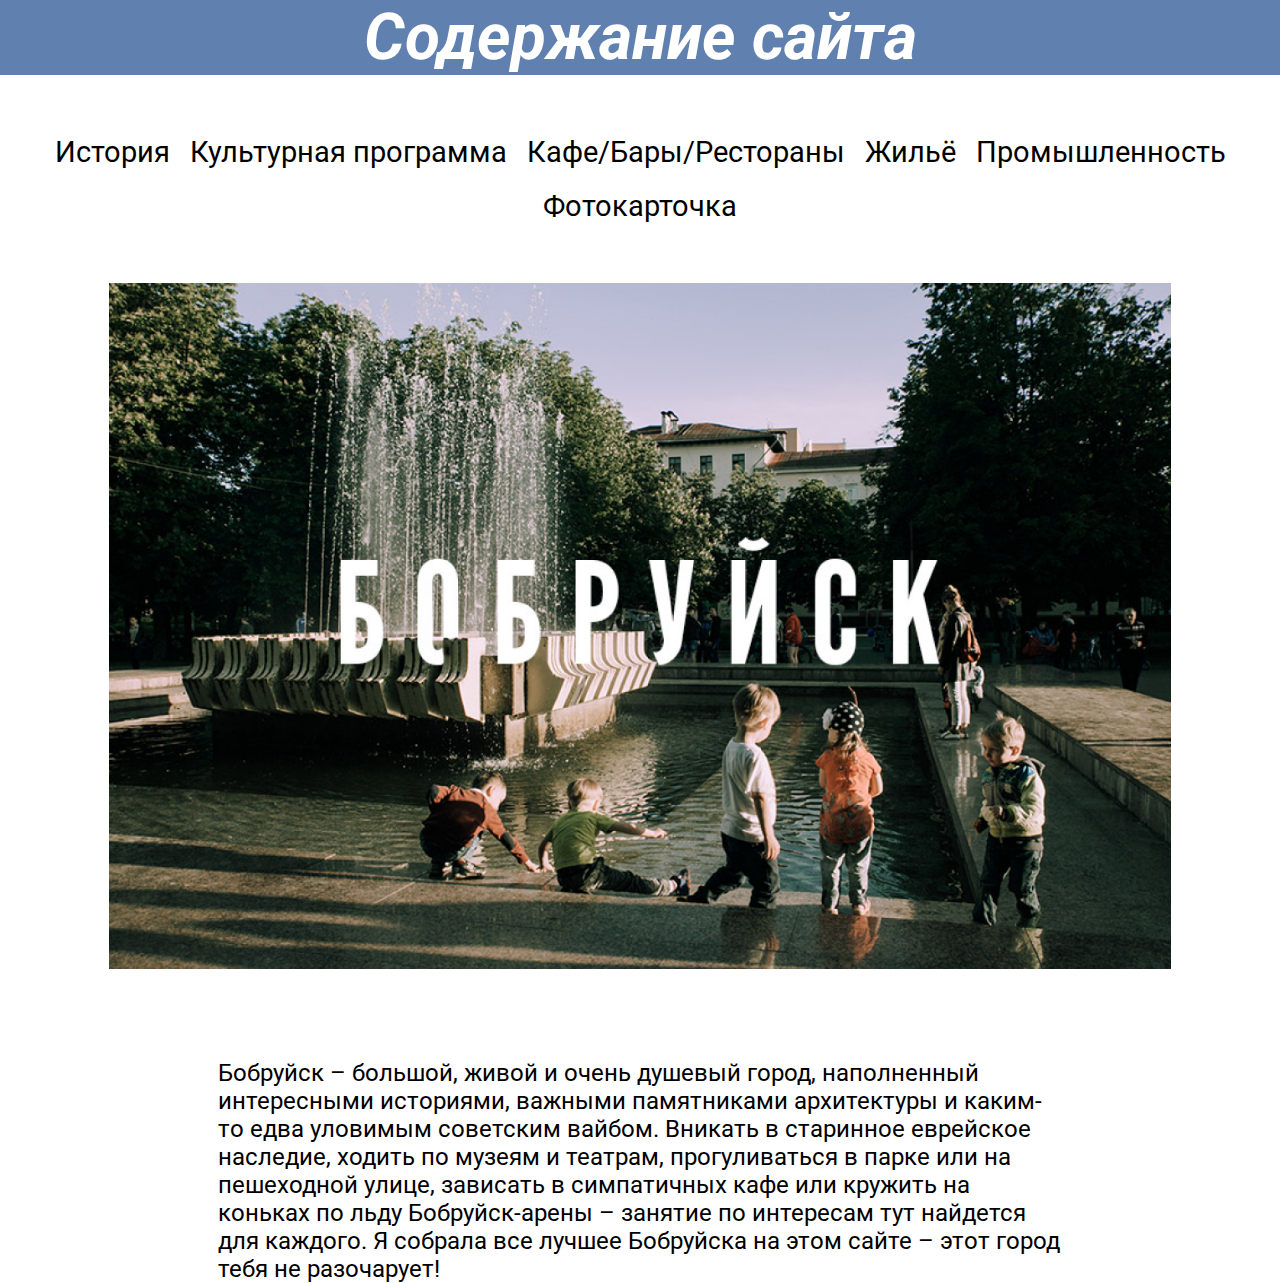
<file: index.htm>
<!DOCTYPE html>
<html lang="en">
<head>
    <meta charset="UTF-8">
    <meta name="viewport" content="width=device-width, initial-scale=1">
    <link rel="stylesheet" href="style/style.css"><!-- таблицы стилей -->
    <title>Бобруйск</title>
</head>
<body>
    <!--= Верхний колонтитул сайта или шапка =-->
    <header class="header">
        <h1>Содержание сайта</h1>
    </header>
    <nav class="top">
        <ul class="nav-menu">
            <li><a href="page/История.htm">История</a></li>
            <li><a href="page/Культурная программа.htm">Культурная программа</a></li>
            <li><a href="page/Кафебарырестораны.htm">Кафе/Бары/Рестораны</a></li>
            <li><a href="page/Жильё.htm">Жильё</a></li>
            <li><a href="page/Промышленность.htm">Промышленность</a></li>
            <li><a href="page/Фотокарточка.htm">Фотокарточка</a></li>
        </ul>
    </nav>
    <!--= Основной контент сайта =-->   
    <main class="main top">
        <img class="all" src="image/bg1.png" />
        <p class="text top">Бобруйск – большой, живой и очень душевый город, наполненный интересными историями, важными памятниками архитектуры и каким-то едва уловимым советским вайбом. Вникать в старинное еврейское наследие, ходить по музеям и театрам, прогуливаться в парке или на пешеходной улице, зависать в симпатичных кафе или кружить на коньках по льду Бобруйск-арены – занятие по интересам тут найдется для каждого. Я собрала все лучшее Бобруйска на этом сайте – этот город тебя не разочарует!</p>
    </main>
    <!--= Нижний колонтитул сайта или подвал =-->
    <footer class="footer">
        
    </footer>
</body>
</html>
</file>
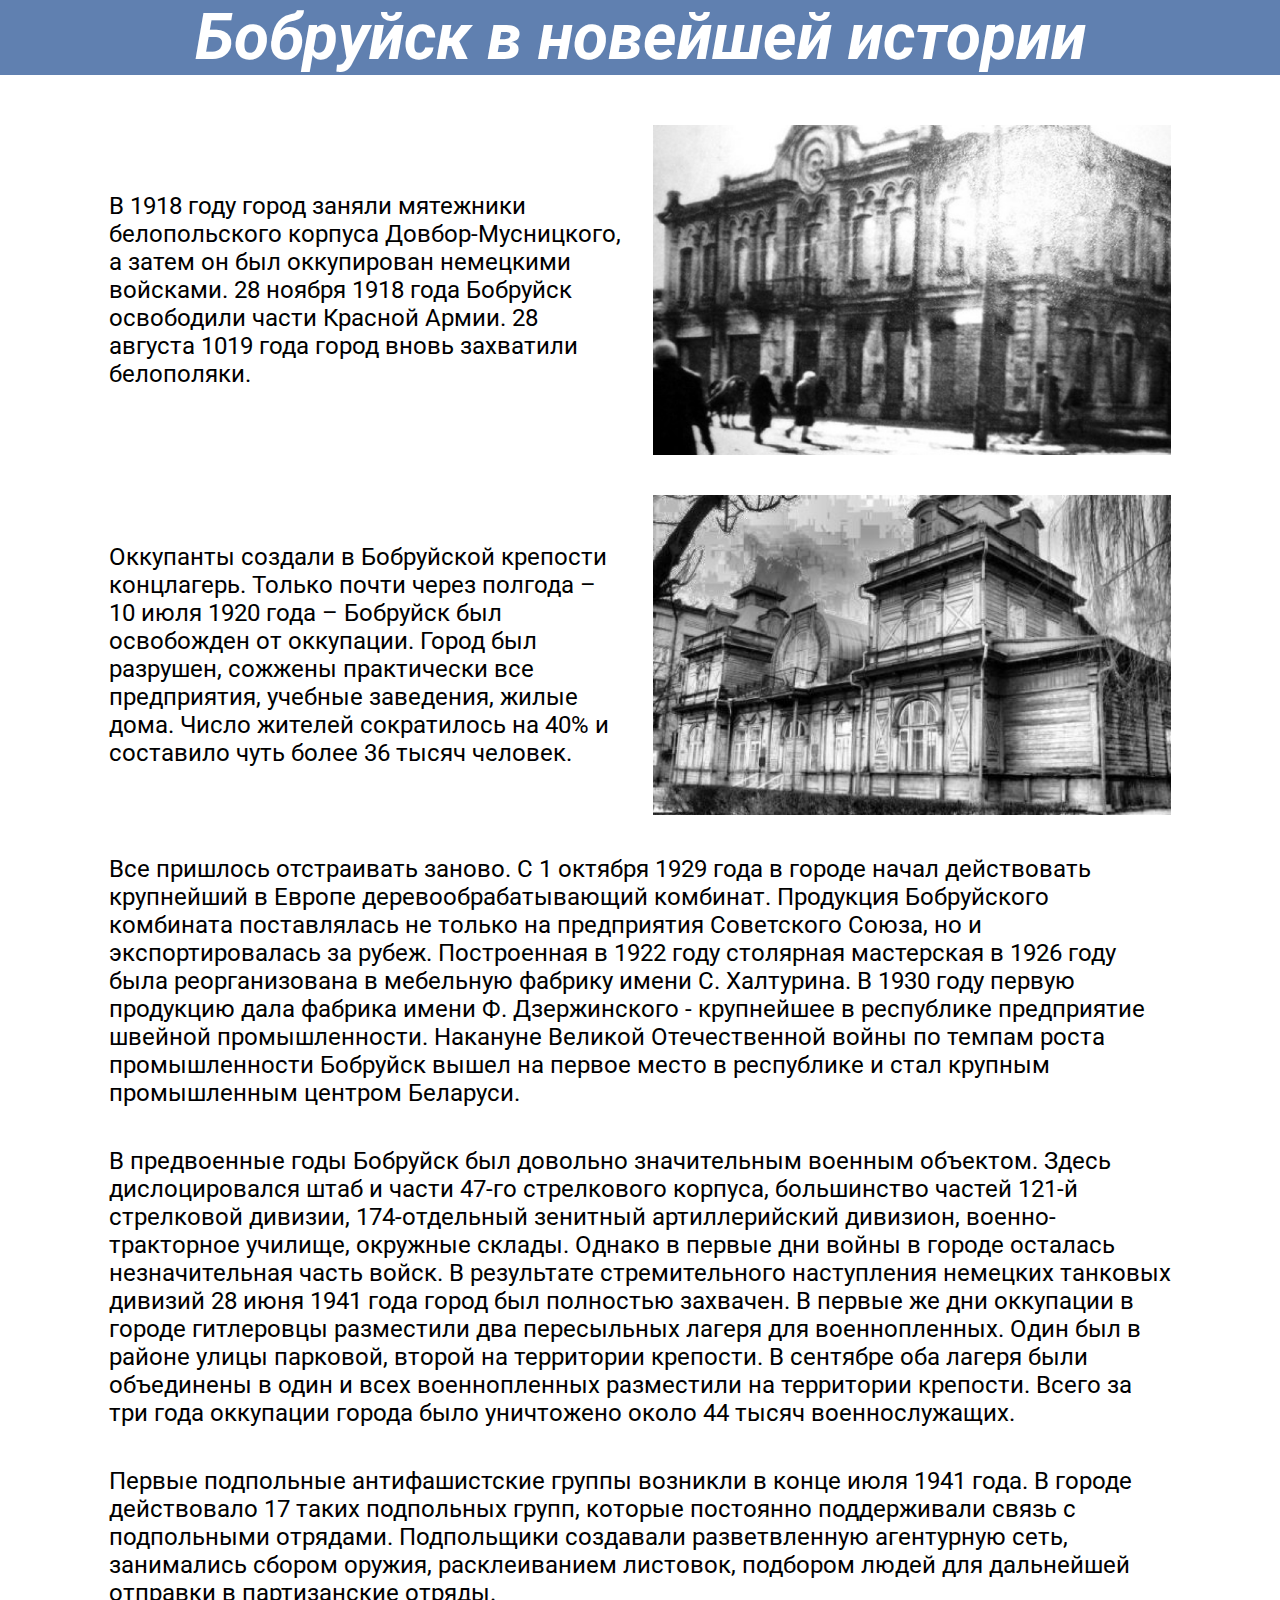
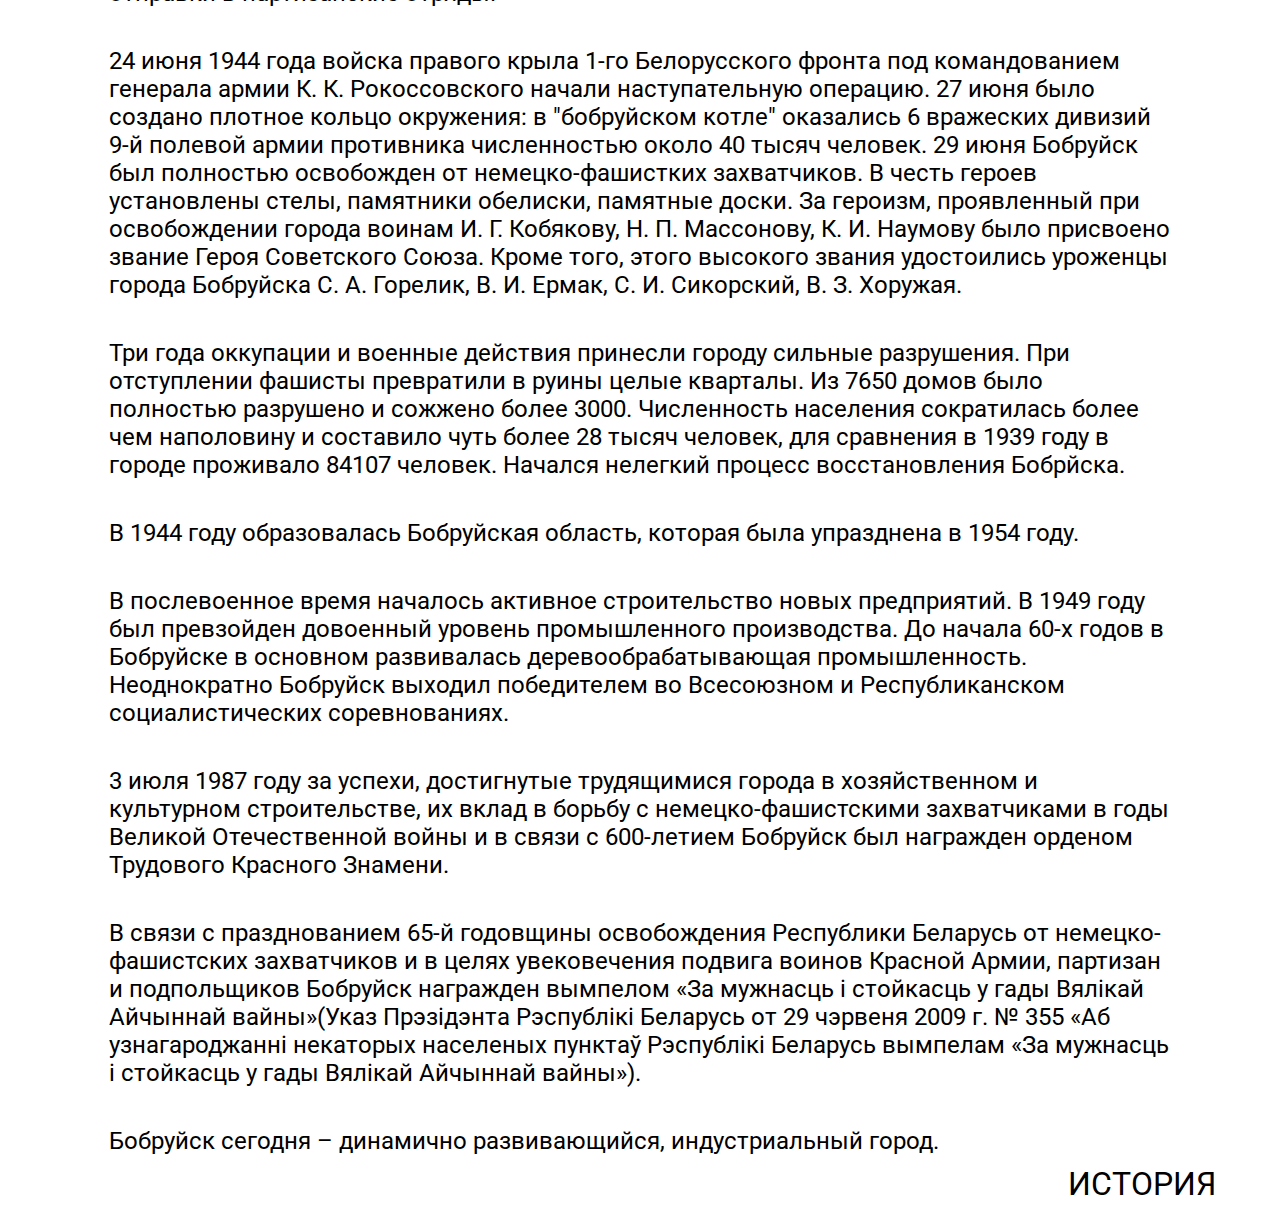
<file: page/Бобруйск в новейшей истории.htm>
<!DOCTYPE html>
<html lang="ru">
<head>
    <meta charset="UTF-8">
    <meta name="viewport" content="width=device-width, initial-scale=1">
    <link rel="stylesheet" href="../style/style.css"><!-- таблицы стилей -->
    <title>Бобруйск</title>
</head>
<body>
    <!--= Верхний колонтитул сайта или шапка =-->
    <header class="header">
        <h1>Бобруйск в новейшей истории</h1>
    </header>
    <!--= Основной контент сайта =-->   
    <main class="main top">
        <p class="half1">В 1918 году город заняли мятежники белопольского корпуса Довбор-Мусницкого, а затем он был оккупирован немецкими войсками. 28 ноября 1918 года Бобруйск освободили части Красной Армии. 28 августа 1019 года город вновь захватили белополяки.</p>
        <img src="../image/bg7.png" class="half2" />
        <p class="half1"> Оккупанты создали в Бобруйской крепости концлагерь. Только почти через полгода – 10 июля 1920 года – Бобруйск был освобожден от оккупации. Город был разрушен, сожжены практически все предприятия, учебные заведения, жилые дома. Число жителей сократилось на 40% и составило чуть более 36 тысяч человек.</p>
        <img src="../image/bg8.png" class="half2" />
        <p class="all"> Все пришлось отстраивать заново. С 1 октября 1929 года в городе начал действовать крупнейший в Европе деревообрабатывающий комбинат. Продукция Бобруйского комбината поставлялась не только на предприятия Советского Союза, но и экспортировалась за рубеж. Построенная в 1922 году столярная мастерская в 1926 году была реорганизована в мебельную фабрику имени С. Халтурина. В 1930 году первую продукцию дала фабрика имени Ф. Дзержинского - крупнейшее в республике предприятие швейной промышленности. Накануне Великой Отечественной войны по темпам роста промышленности Бобруйск вышел на первое место в республике и стал крупным промышленным центром Беларуси.</p>
        <p class="all">В предвоенные годы Бобруйск был довольно значительным военным объектом. Здесь дислоцировался штаб и части 47-го стрелкового корпуса, большинство частей 121-й стрелковой дивизии, 174-отдельный зенитный артиллерийский дивизион, военно-тракторное училище, окружные склады. Однако в первые дни войны в городе осталась незначительная часть войск. В результате стремительного наступления немецких танковых дивизий 28 июня 1941 года город был полностью захвачен. В первые же дни оккупации в городе гитлеровцы разместили два пересыльных лагеря для военнопленных. Один был в районе улицы парковой, второй на территории крепости. В сентябре оба лагеря были объединены в один и всех военнопленных разместили на территории крепости. Всего за три года оккупации города было уничтожено около 44 тысяч военнослужащих.</p>
        <p class="all">Первые подпольные антифашистские группы возникли в конце июля 1941 года. В городе действовало 17 таких подпольных групп, которые постоянно поддерживали связь с подпольными отрядами. Подпольщики создавали разветвленную агентурную сеть, занимались сбором оружия, расклеиванием листовок, подбором людей для дальнейшей отправки в партизанские отряды.</p>
        <p class="all">24 июня 1944 года войска правого крыла 1-го Белорусского фронта под командованием генерала армии К. К. Рокоссовского начали наступательную операцию. 27 июня было создано плотное кольцо окружения: в "бобруйском котле" оказались 6 вражеских дивизий 9-й полевой армии противника численностью около 40 тысяч человек. 29 июня Бобруйск был полностью освобожден от немецко-фашистких захватчиков. В честь героев установлены стелы, памятники обелиски, памятные доски. За героизм, проявленный при освобождении города воинам И. Г. Кобякову, Н. П. Массонову, К. И. Наумову было присвоено звание Героя Советского Союза. Кроме того, этого высокого звания удостоились уроженцы города Бобруйска С. А. Горелик, В. И. Ермак, С. И. Сикорский, В. З. Хоружая.</p>
        <p class="all">Три года оккупации и военные действия принесли городу сильные разрушения. При отступлении фашисты превратили в руины целые кварталы. Из 7650 домов было полностью разрушено и сожжено более 3000. Численность населения сократилась более чем наполовину и составило чуть более 28 тысяч человек, для сравнения в 1939 году в городе проживало 84107 человек. Начался нелегкий процесс восстановления Бобрйска.</p>
        <p class="all">В 1944 году образовалась Бобруйская область, которая была упразднена в 1954 году.</p>
        <p class="all">В послевоенное время началось активное строительство новых предприятий. В 1949 году был превзойден довоенный уровень промышленного производства. До начала 60-х годов в Бобруйске в основном развивалась деревообрабатывающая промышленность. Неоднократно Бобруйск выходил победителем во Всесоюзном и Республиканском социалистических соревнованиях.</p>
        <p class="all">3 июля 1987 году за успехи, достигнутые трудящимися города в хозяйственном и культурном строительстве, их вклад в борьбу с немецко-фашистскими захватчиками в годы Вели­кой Отечественной войны и в связи с 600-летием Бобруйск был награжден орденом Трудового Красного Знамени.</p>
        <p class="all">­В связи с празднованием 65-й годовщины освобождения ­Республики Беларусь от немецко-фашистских захватчиков  и в целях увековечения подвига воинов Красной Армии, партизан и подпольщиков Бобруйск награжден вымпелом «За мужнасць і стойкасць у гады Вялікай Айчыннай вайны»(Указ Прэзідэнта Рэспублікі Беларусь от 29 чэрвеня 2009 г. № 355 «Аб узнагароджанні некаторых населеных пунктаў Рэспублікі Беларусь­ вымпелам «За ­мужнасць і стойкасць у гады Вялікай Айчыннай вайны»).­ ­</p>
        <p class="all">­Бобруйск сегодня – динамично развивающийся, индустриальный город.</p>
    </main>
    <!--= Нижний колонтитул сайта или подвал =-->
    <footer class="footer">
        <h1><a href="История.htm">ИСТОРИЯ</a></h1>
    </footer>
</body>
</html>
</file>
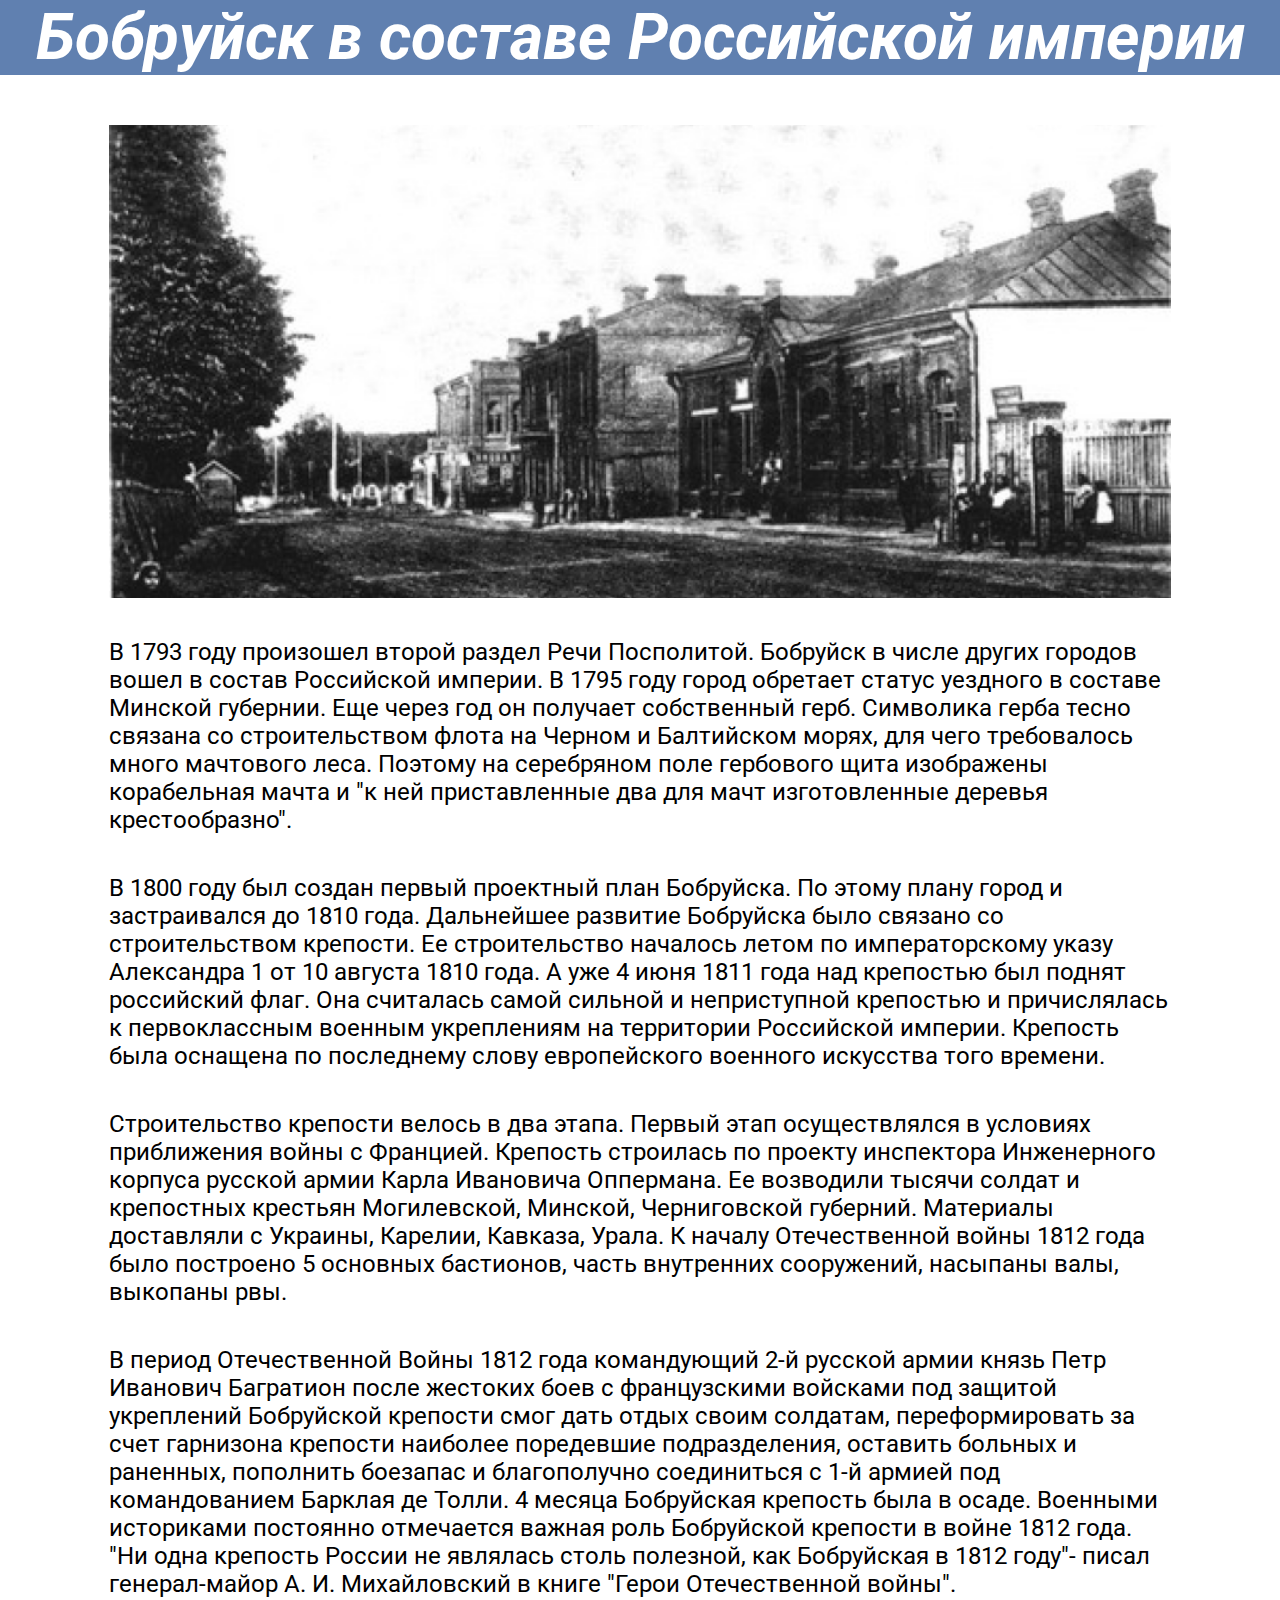
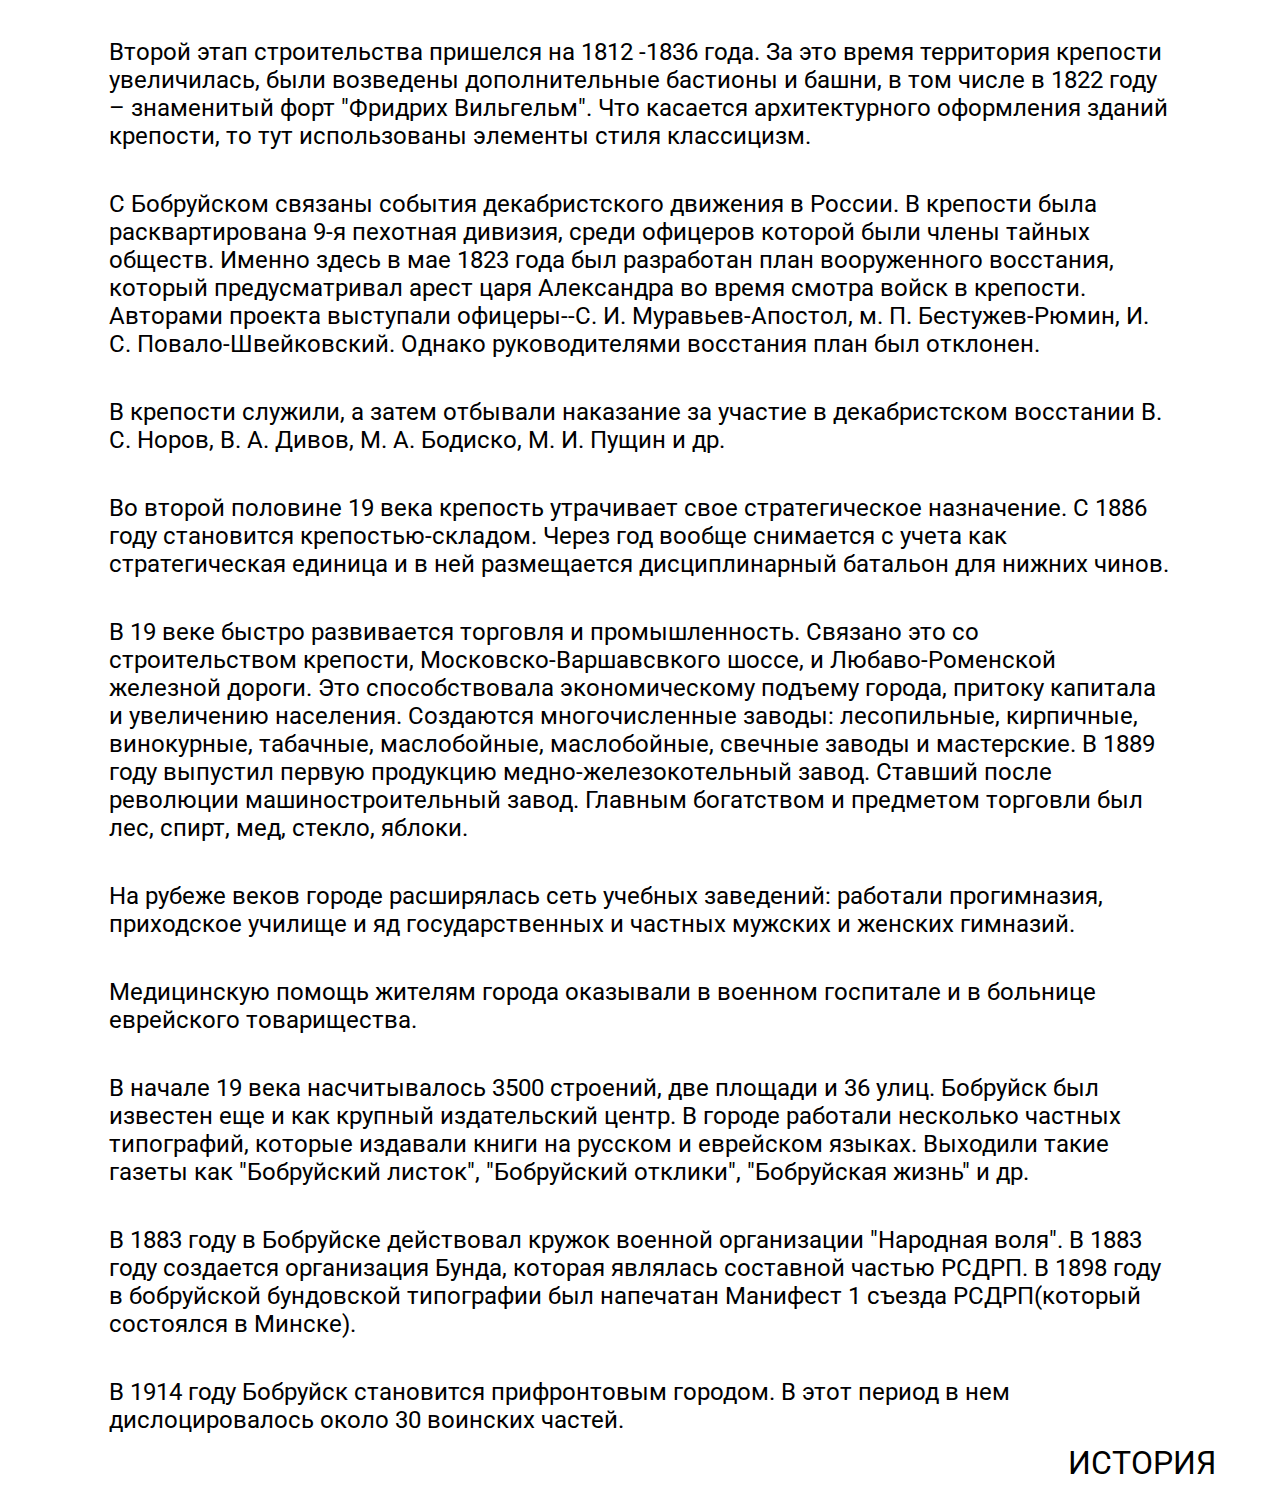
<file: page/Бобруйск в составе Российской империи.htm>
<!DOCTYPE html>
<html lang="ru">
<head>
    <meta charset="UTF-8">
    <meta name="viewport" content="width=device-width, initial-scale=1">
    <link rel="stylesheet" href="../style/style.css"><!-- таблицы стилей -->
    <title>Бобруйск</title>
</head>
<body>
    <!--= Верхний колонтитул сайта или шапка =-->
    <header class="header">
        <h1>Бобруйск в составе Российской империи</h1>
    </header>
    <!--= Основной контент сайта =-->   
    <main class="main top">
        <img src="../image/bg6.png" class="all" />
        <p class="all">В 1793 году произошел второй раздел Речи Посполитой. Бобруйск в числе других­ городов вошел в состав Российской империи. В 1795 году город обретает статус уездного в составе Минской губернии. Еще через год он получает собственный герб. Символика герба тесно связана со строительством флота на Черном и Балтийском морях, для чего требовалось много мачтового леса. Поэтому на серебряном поле гербового щита изображены корабельная мачта и "к ней приставленные два для мачт изготовленные деревья крестообразно".</p>
        <p class="all">В 1800 году был создан первый проектный план Бобруйска. По этому плану город и застраивался до 1810 года. Дальнейшее развитие Бобруйска было связано со строительством крепости. Ее строительство началось летом по императорскому указу Александра 1 от 10 августа 1810 года. А уже 4 июня 1811 года над крепостью был поднят российский флаг. Она считалась самой сильной и неприступной крепостью и причислялась к первоклассным военным укреплениям на территории Российской империи. Крепость была оснащена по последнему слову европейского военного искусства того времени.</p>
        <p class="all">Строительство крепости велось в два этапа. Первый этап осуществлялся в условиях приближения войны с Францией. Крепость строилась по проекту инспектора Инженерного корпуса русской армии Карла Ивановича Оппермана. Ее возводили тысячи солдат и крепостных крестьян Могилевской, Минской, Черниговской губерний. Материалы доставляли с Украины, Карелии, Кавказа, Урала. К началу Отечественной войны 1812 года было построено 5 основных бастионов, часть внутренних сооружений, насыпаны валы, выкопаны рвы.</p>
        <p class="all">В период Отечественной Войны 1812 года командующий 2-й русской армии князь Петр Иванович Багратион после жестоких боев с французскими войсками под защитой укреплений Бобруйской крепости смог дать отдых своим солдатам, переформировать за счет гарнизона крепости наиболее поредевшие подразделения, оставить больных и раненных, пополнить боезапас и благополучно соединиться с 1-й армией под командованием Барклая де Толли. 4 месяца Бобруйская крепость была в осаде. Военными историками постоянно отмечается важная роль Бобруйской крепости в войне 1812 года. "Ни одна крепость России не являлась столь полезной, как Бобруйская в 1812 году"- писал генерал-майор А. И. Михайловский в книге "Герои Отечественной войны".</p>
        <p class="all">Второй этап строительства пришелся на 1812 -1836 года. За это время территория крепости увеличилась, были возведены дополнительные бастионы и башни, в том числе в 1822 году – знаменитый форт "Фридрих Вильгельм". Что касается архитектурного оформления зданий крепости, то тут использованы элементы стиля классицизм.</p>
        <p class="all">С Бобруйском связаны события декабристского движения в России. В крепости была расквартирована 9-я пехотная дивизия, среди офицеров которой были члены тайных обществ. Именно здесь в мае 1823 года был разработан план вооруженного восстания, который предусматривал арест царя Александра во время смотра войск в крепости. Авторами проекта выступали офицеры--С. И. Муравьев-Апостол, м. П. Бестужев-Рюмин, И. С. Повало-Швейковский. Однако руководителями восстания план был отклонен.</p>
        <p class="all">В крепости служили, а затем отбывали наказание за участие в декабристском восстании В. С. Норов, В. А. Дивов, М. А. Бодиско, М. И. Пущин и др.</p>
        <p class="all">Во второй половине 19 века крепость утрачивает свое стратегическое назначение. С 1886 году становится крепостью-складом. Через год вообще снимается с учета как стратегическая единица и в ней размещается дисциплинарный батальон для нижних чинов.</p>
        <p class="all">В 19 веке быстро развивается торговля и промышленность. Связано это со строительством крепости, Московско-Варшавсвкого шоссе, и Любаво-Роменской железной дороги. Это способствовала экономическому подъему города, притоку капитала и увеличению населения. Создаются многочисленные заводы: лесопильные, кирпичные, винокурные, табачные, маслобойные, маслобойные, свечные заводы и мастерские. В 1889 году выпустил первую продукцию медно-железокотельный завод. Ставший после революции машиностроительный завод. Главным богатством и предметом торговли был лес, спирт, мед, стекло, яблоки.</p>
        <p class="all">На рубеже веков городе расширялась сеть учебных заведений: работали прогимназия, приходское училище и яд государственных и частных мужских и женских гимназий.</p>
        <p class="all">Медицинскую помощь жителям города оказывали в военном госпитале и в больнице еврейского товарищества.</p>
        <p class="all">В начале 19 века насчитывалось 3500 строений, две площади и 36 улиц. Бобруйск был известен еще и как крупный издательский центр. В городе работали несколько частных типографий, которые издавали книги на русском и еврейском языках. Выходили такие газеты как "Бобруйский листок", "Бобруйский отклики", "Бобруйская жизнь" и др.</p>
        <p class="all">В 1883 году в Бобруйске действовал кружок военной организации "Народная воля". В 1883 году создается организация Бунда, которая являлась составной частью РСДРП. В 1898 году в бобруйской бундовской типографии был напечатан Манифест 1 съезда РСДРП(который состоялся в Минске).</p>
        <p class="all">В 1914 году Бобруйск становится прифронтовым городом. В этот период в ­нем дислоцировалось около 30 воинских частей.</p>
    </main>
    <!--= Нижний колонтитул сайта или подвал =-->
    <footer class="footer">
        <h1><a href="История.htm">История</a></h1>
    </footer>
</body>
</html>
</file>
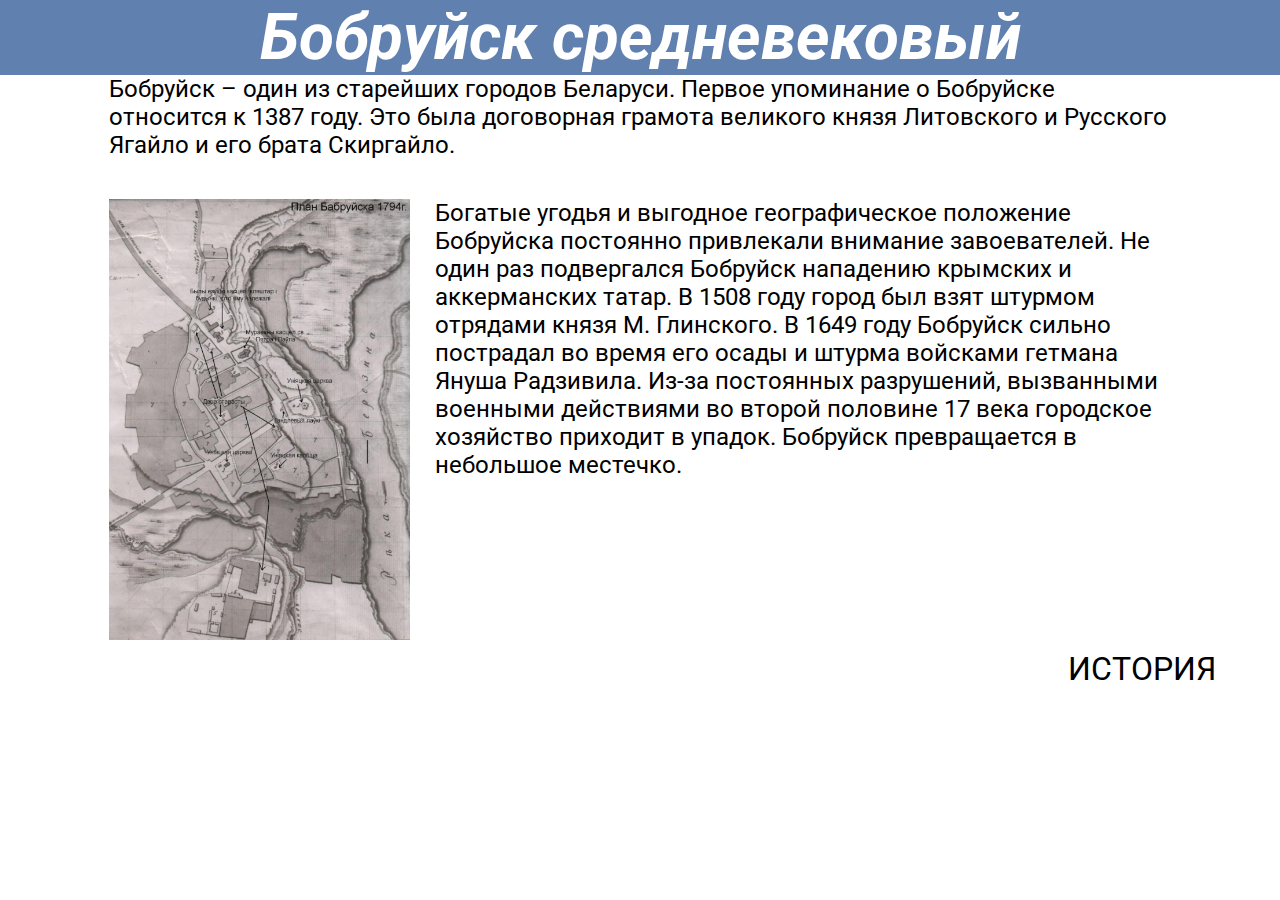
<file: page/Бобруйск средневековый.htm>
<!DOCTYPE html>
<html lang="ru">
<head>
    <meta charset="UTF-8">
    <meta name="viewport" content="width=device-width, initial-scale=1">
    <link rel="stylesheet" href="../style/style.css"><!-- таблицы стилей -->
    <title>Бобруйск</title>
</head>
<body>
    <!--= Верхний колонтитул сайта или шапка =-->
    <header class="header">
        <h1>Бобруйск средневековый</h1>
    </header>
    <!--= Основной контент сайта =-->   
    <main class="main">
        <p class="pol">Бобруйск – один из старейших городов Беларуси. Первое упоминание ­о­ Бобруйске относится к 1387 году. Это была договорная грамота вел­икого князя Литовского и Русского Ягайло и его брата Скиргайло.</p>
        <img src="../image/bg5.png" class="half3" />
        <p class="half4">Богатые угодья и выгодное географическое положение Бобруйска постоянно привлекали внимание завоевателей. Не один раз подвергался Бобруйск нападению крымских и аккерманских татар. В 1508 году город был взят штурмом отрядами князя М. Глинского. В 1649 году Бобруйск сильно пострадал во время его осады и штурма войсками гетмана Януша Радзивила. Из-за постоянных разрушений, вызванными военными действиями во второй половине 17 века городское хозяйство приходит в упадок. Бобруйск превращается в небольшое местечко.</p>
    </main>
    <!--= Нижний колонтитул сайта или подвал =-->
    <footer class="footer">
        <h1><a href="История.htm">История</a></h1>
    </footer>
</body>
</html>
</file>
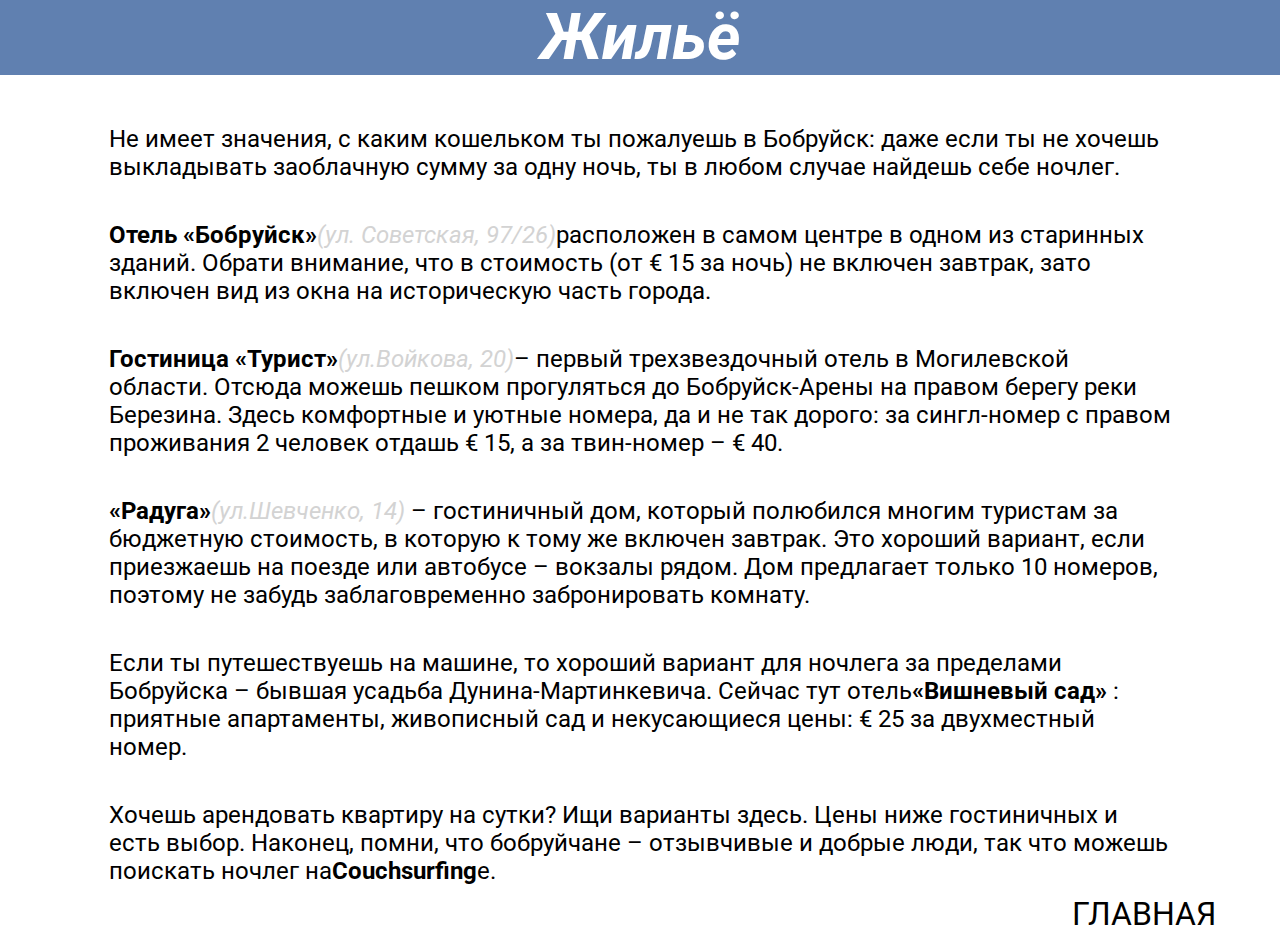
<file: page/Жильё.htm>
<!DOCTYPE html>
<html lang="ru">
<head>
    <meta charset="UTF-8">
    <meta name="viewport" content="width=device-width, initial-scale=1">
    <link rel="stylesheet" href="../style/style.css"><!-- таблицы стилей -->
    <title>Бобруйск</title>
</head>
<body>
    <!--= Верхний колонтитул сайта или шапка =-->
    <header class="header">
        <h1>Жильё</h1>
    </header>
    <!--= Основной контент сайта =-->   
    <main class="main top">
        <div class="all">
            <p>Не имеет значения, с каким кошельком ты пожалуешь в Бобруйск: даже если ты не хочешь выкладывать заоблачную сумму за одну ночь, ты в любом случае найдешь себе ночлег.</p>
        </div>
        <div class="all">
            <p><b>Отель «Бобруйск»</b><i>(ул. Советская, 97/26)</i>расположен в самом центре в одном из старинных зданий. Обрати внимание, что в стоимость (от € 15 за ночь) не включен завтрак, зато включен вид из окна на историческую часть города.</p>
        </div>
        <div class="all">
            <p> <b>Гостиница «Турист»</b><i>(ул.Войкова, 20)</i>– первый трехзвездочный отель в Могилевской области. Отсюда можешь пешком прогуляться до Бобруйск-Арены на правом берегу реки Березина. Здесь комфортные и уютные номера, да и не так дорого: за сингл-номер с правом проживания 2 человек отдашь € 15, а за твин-номер – € 40.</p>
        </div>
        <div class="all">
            <p><b>«Радуга»</b><i>(ул.Шевченко, 14)</i> – гостиничный дом, который полюбился многим туристам за бюджетную стоимость, в которую к тому же включен завтрак. Это хороший вариант, если приезжаешь на поезде или автобусе – вокзалы рядом. Дом предлагает только 10 номеров, поэтому не забудь заблаговременно забронировать комнату.</p>
        </div>
        <div class="all">
            <p>  Если ты путешествуешь на машине, то хороший вариант для ночлега за пределами Бобруйска – бывшая усадьба Дунина-Мартинкевича. Сейчас тут отель<b>«Вишневый сад»</b> : приятные апартаменты, живописный сад и некусающиеся цены: € 25 за двухместный номер.</p>
        </div>
        <div class="all">
            <p>  Хочешь арендовать квартиру на сутки? Ищи варианты здесь. Цены ниже гостиничных и есть выбор. Наконец, помни, что бобруйчане – отзывчивые и добрые люди, так что можешь поискать ночлег на<b>Couchsurfing</b>e.</p>
        </div>
    </main>
    <!--= Нижний колонтитул сайта или подвал =-->
    <footer class="footer">
        <h1><a href="../index.htm">Главная</a></h1>
    </footer>
</body>
</html>
</file>
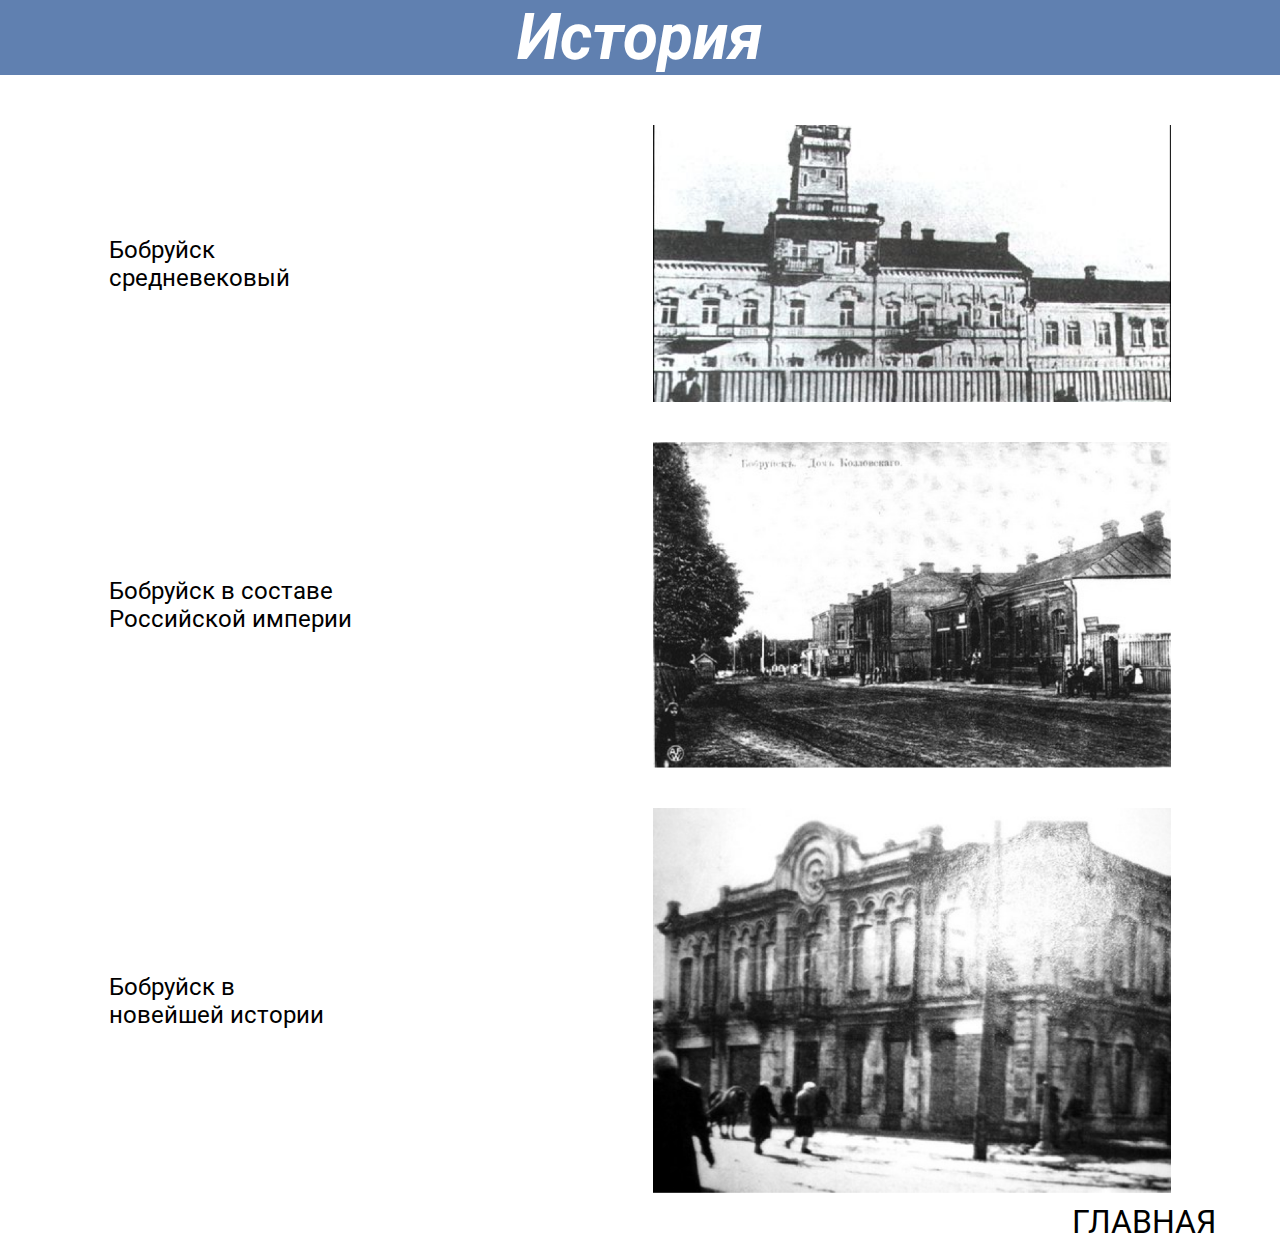
<file: page/История.htm>
<!DOCTYPE html>
<html lang="ru">
<head>
    <meta charset="UTF-8">
    <meta name="viewport" content="width=device-width, initial-scale=1">
    <link rel="stylesheet" href="../style/style.css"><!-- таблицы стилей -->
    <title>Бобруйск</title>
</head>
<body>
    <!--= Верхний колонтитул сайта или шапка =-->
    <header class="header">
        <h1>История</h1>
    </header>
    <!--= Основной контент сайта =-->   
    <main class="main top">
        <p class="half1"><a href="Бобруйск средневековый.htm">Бобруйск<br>средневековый</a></p>
            <img src="../image/bg2.png" class="half2" />
        <p class="half1"><a href="Бобруйск в составе Российской империи.htm">Бобруйск в составе<br>Российской империи</a></p>
            <img src="../image/bg3.png" class="half2" />
        <p class="half1"><a href="Бобруйск в новейшей истории.htm">Бобруйск в <br>новейшей истории</a></p>
            <img src="../image/bg4.png" class="half2" />
    </main>
    <!--= Нижний колонтитул сайта или подвал =-->
    <footer class="footer">
        <h1><a href="../index.htm">Главная</a></h1>
    </footer>
</body>
</html>
</file>
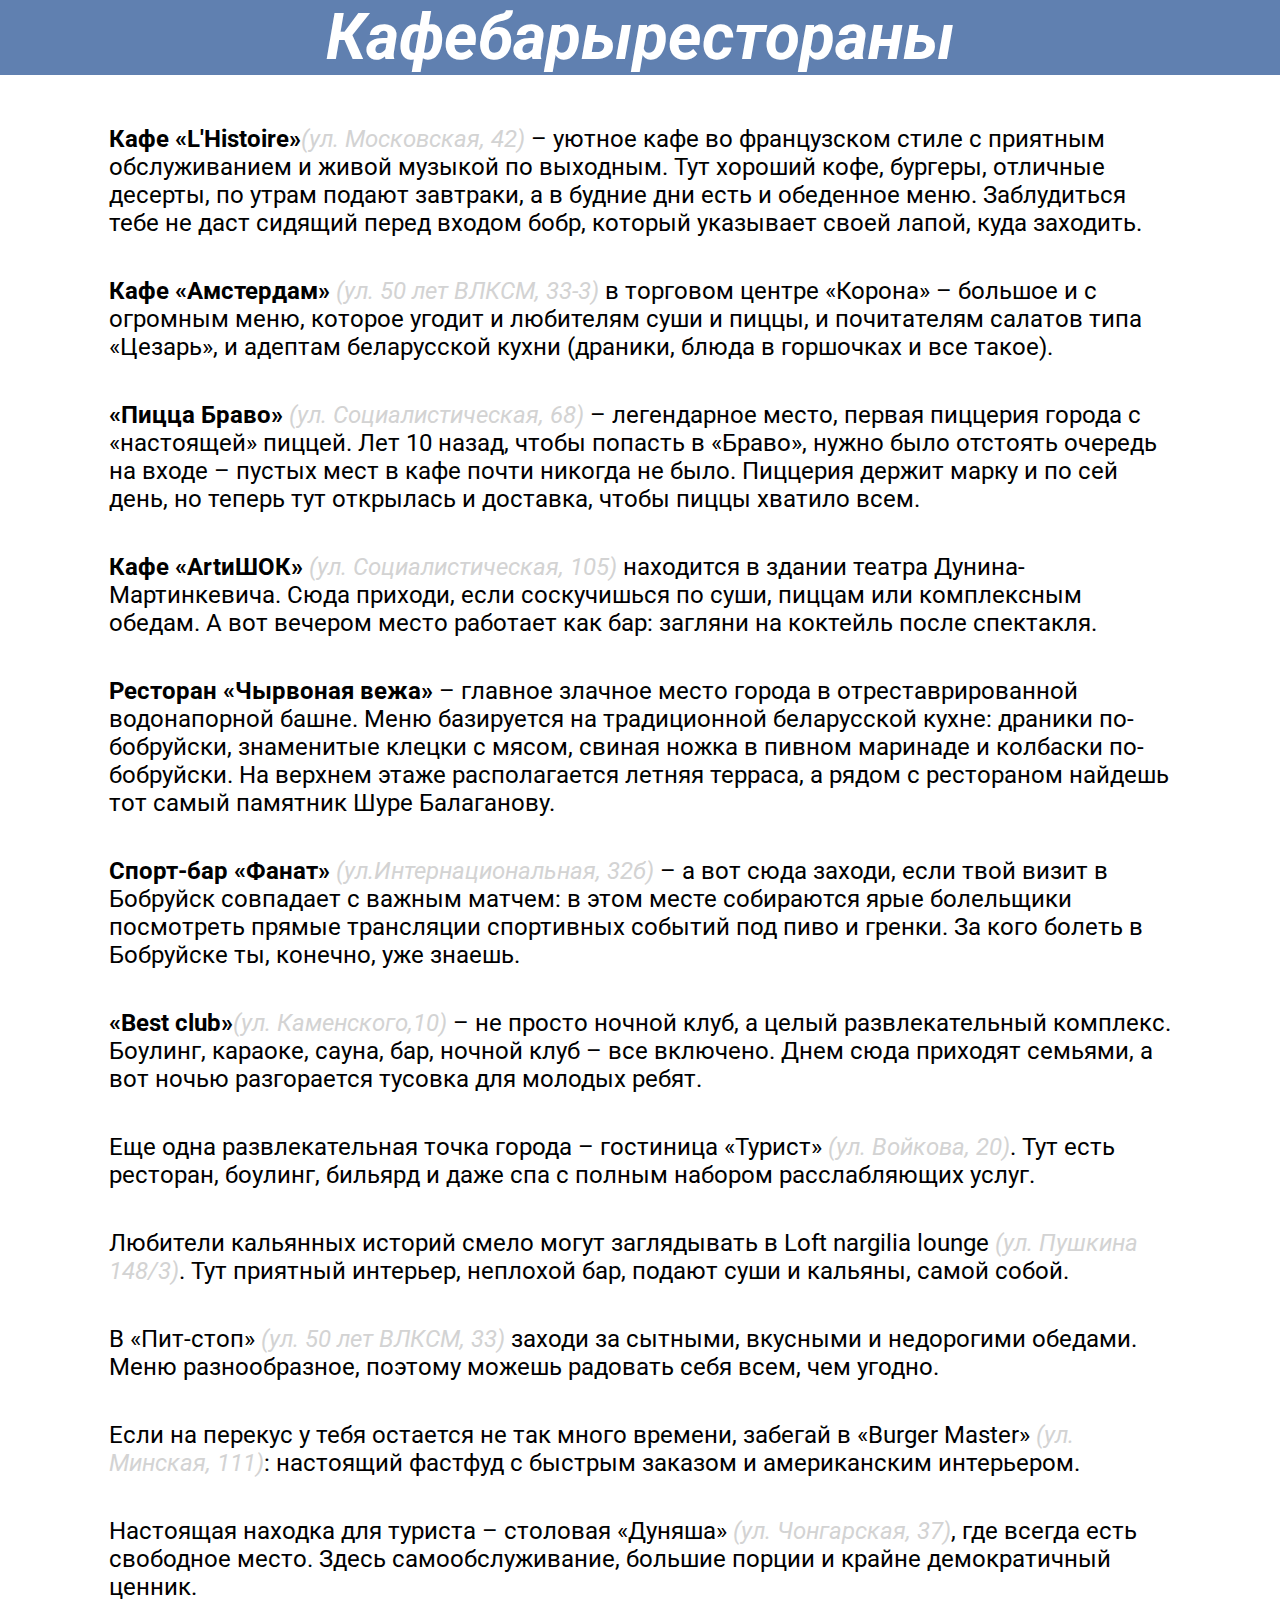
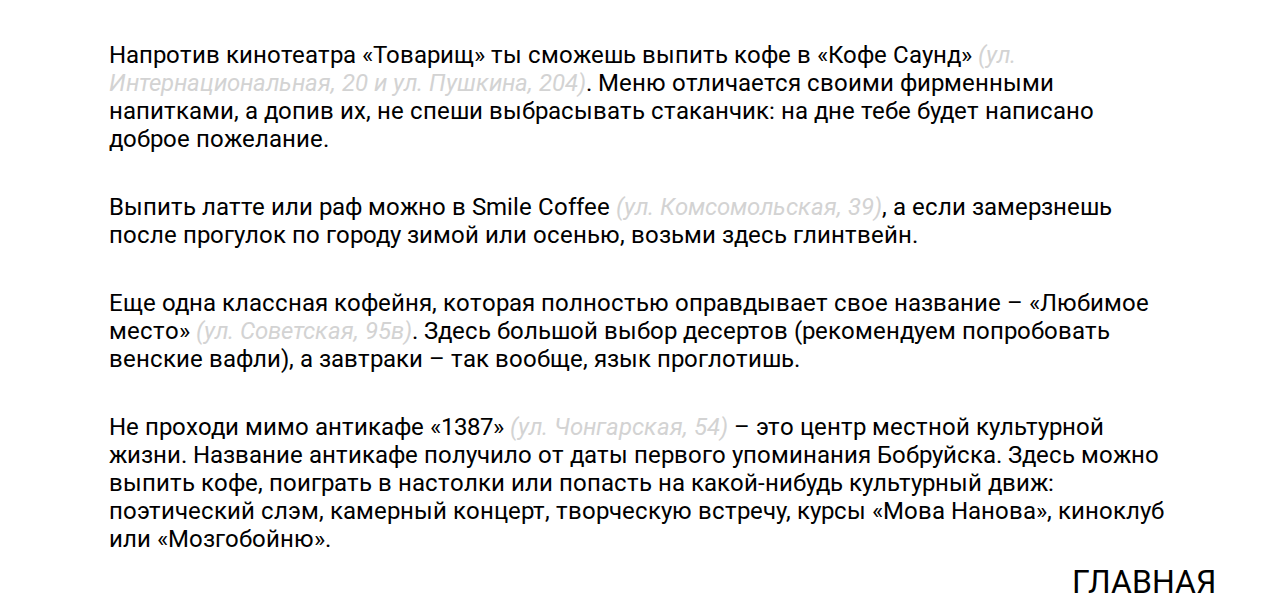
<file: page/Кафебарырестораны.htm>
<!DOCTYPE html>
<html lang="ru">
<head>
    <meta charset="UTF-8">
    <meta name="viewport" content="width=device-width, initial-scale=1">
    <link rel="stylesheet" href="../style/style.css"><!-- таблицы стилей -->
    <title>Бобруйск</title>
</head>
<body>
    <!--= Верхний колонтитул сайта или шапка =-->
    <header class="header">
        <h1>Кафебарырестораны</h1>
    </header>
    <!--= Основной контент сайта =-->   
    <main class="main top">
        <div class="all">
            <p><b>Кафе «L'Histoire»</b><i>(ул. Московская, 42)</i> – уютное кафе во французском стиле с приятным обслуживанием и живой музыкой по выходным. Тут хороший кофе, бургеры, отличные десерты, по утрам подают завтраки, а в будние дни есть и обеденное меню. Заблудиться тебе не даст сидящий перед входом бобр, который указывает своей лапой, куда заходить.</p>
        </div>
        
        <div class="all">
            <p><b>Кафе «Амстердам»</b><i> (ул. 50 лет ВЛКСМ, 33-3)</i> в торговом центре «Корона» – большое и с огромным меню, которое угодит и любителям суши и пиццы, и почитателям салатов типа «Цезарь», и адептам беларусской кухни (драники, блюда в горшочках и все такое).</p>
        </div>
        
        <div class="all">
            <p><b>«Пицца Браво»</b><i> (ул. Социалистическая, 68)</i> – легендарное место, первая пиццерия города с «настоящей» пиццей. Лет 10 назад, чтобы попасть в «Браво», нужно было отстоять очередь на входе – пустых мест в кафе почти никогда не было. Пиццерия держит марку и по сей день, но теперь тут открылась и доставка, чтобы пиццы хватило всем.</p>
        </div>
        
        <div class="all">
            <p><b>Кафе «ArtиШОК»</b> <i>(ул. Социалистическая, 105)</i> находится в здании театра Дунина-Мартинкевича. Сюда приходи, если соскучишься по суши, пиццам или комплексным обедам. А вот вечером место работает как бар: загляни на коктейль после спектакля.</p>
        </div>
        
        <div class="all">
            <p><b>Ресторан «Чырвоная вежа»</b> – главное злачное место города в отреставрированной водонапорной башне. Меню базируется на традиционной беларусской кухне: драники по-бобруйски, знаменитые клецки с мясом, свиная ножка в пивном маринаде и колбаски по-бобруйски. На верхнем этаже располагается летняя терраса, а рядом с рестораном найдешь тот самый памятник Шуре Балаганову.</p>
        </div>
        
        <div class="all">
            <p><b>Спорт-бар «Фанат»</b><i> (ул.Интернациональная, 32б)</i> – а вот сюда заходи, если твой визит в Бобруйск совпадает с важным матчем: в этом месте собираются ярые болельщики посмотреть прямые трансляции спортивных событий под пиво и гренки. За кого болеть в Бобруйске ты, конечно, уже знаешь.</p>
        </div>
        
        <div class="all">
            <p><b>«Best club»</b><i>(ул. Каменского,10)</i> – не просто ночной клуб, а целый развлекательный комплекс. Боулинг, караоке, сауна, бар, ночной клуб – все включено. Днем сюда приходят семьями, а вот ночью разгорается тусовка для молодых ребят.</p>
        </div>
        
        <div class="all">
            <p>Еще одна развлекательная точка города – гостиница «Турист»<i> (ул. Войкова, 20)</i>. Тут есть ресторан, боулинг, бильярд и даже спа с полным набором расслабляющих услуг.</p>
        </div>
        
        <div class="all">
            <p>Любители кальянных историй смело могут заглядывать в Loft nargilia lounge <i>(ул. Пушкина 148/3)</i>. Тут приятный интерьер, неплохой бар, подают суши и кальяны, самой собой.</p>
        </div>
        
        <div class="all">
            <p>В «Пит-стоп»<i> (ул. 50 лет ВЛКСМ, 33)</i> заходи за сытными, вкусными и недорогими обедами. Меню разнообразное, поэтому можешь радовать себя всем, чем угодно.</p>
        </div>
        
        <div class="all">
            <p>Если на перекус у тебя остается не так много времени, забегай в «Burger Master»<i> (ул. Минская, 111)</i>: настоящий фастфуд с быстрым заказом и американским интерьером.</p>
        </div>
        
        <div class="all">
            <p>Настоящая находка для туриста – столовая «Дуняша» <i>(ул. Чонгарская, 37)</i>, где всегда есть свободное место. Здесь самообслуживание, большие порции и крайне демократичный ценник.</p>
        </div>
        

        <div class="all">
            <p>Напротив кинотеатра «Товарищ» ты сможешь выпить кофе в «Кофе Саунд»<i> (ул. Интернациональная, 20 и ул. Пушкина, 204)</i>. Меню отличается своими фирменными напитками, а допив их, не спеши выбрасывать стаканчик: на дне тебе будет написано доброе пожелание.</p>
        </div>
        
        <div class="all">
            <p>Выпить латте или раф можно в Smile Coffee<i> (ул. Комсомольская, 39)</i>, а если замерзнешь после прогулок по городу зимой или осенью, возьми здесь глинтвейн.</p>
        </div>
        
        <div class="all">
            <p>Еще одна классная кофейня, которая полностью оправдывает свое название – «Любимое место»<i> (ул. Советская, 95в)</i>. Здесь большой выбор десертов (рекомендуем попробовать венские вафли), а завтраки – так вообще, язык проглотишь. </p>
        </div>
        
        <div class="all">
            <p>Не проходи мимо антикафе «1387»<i> (ул. Чонгарская, 54)</i> – это центр местной культурной жизни. Название антикафе получило от даты первого упоминания Бобруйска. Здесь можно выпить кофе, поиграть в настолки или попасть на какой-нибудь культурный движ: поэтический слэм, камерный концерт, творческую встречу, курсы «Мова Нанова», киноклуб или «Мозгобойню».</p>
        </div>
    </main>
    <!--= Нижний колонтитул сайта или подвал =-->
    <footer class="footer">
        <h1><a href="../index.htm">Главная</a></h1>
    </footer>
</body>
</html>
</file>
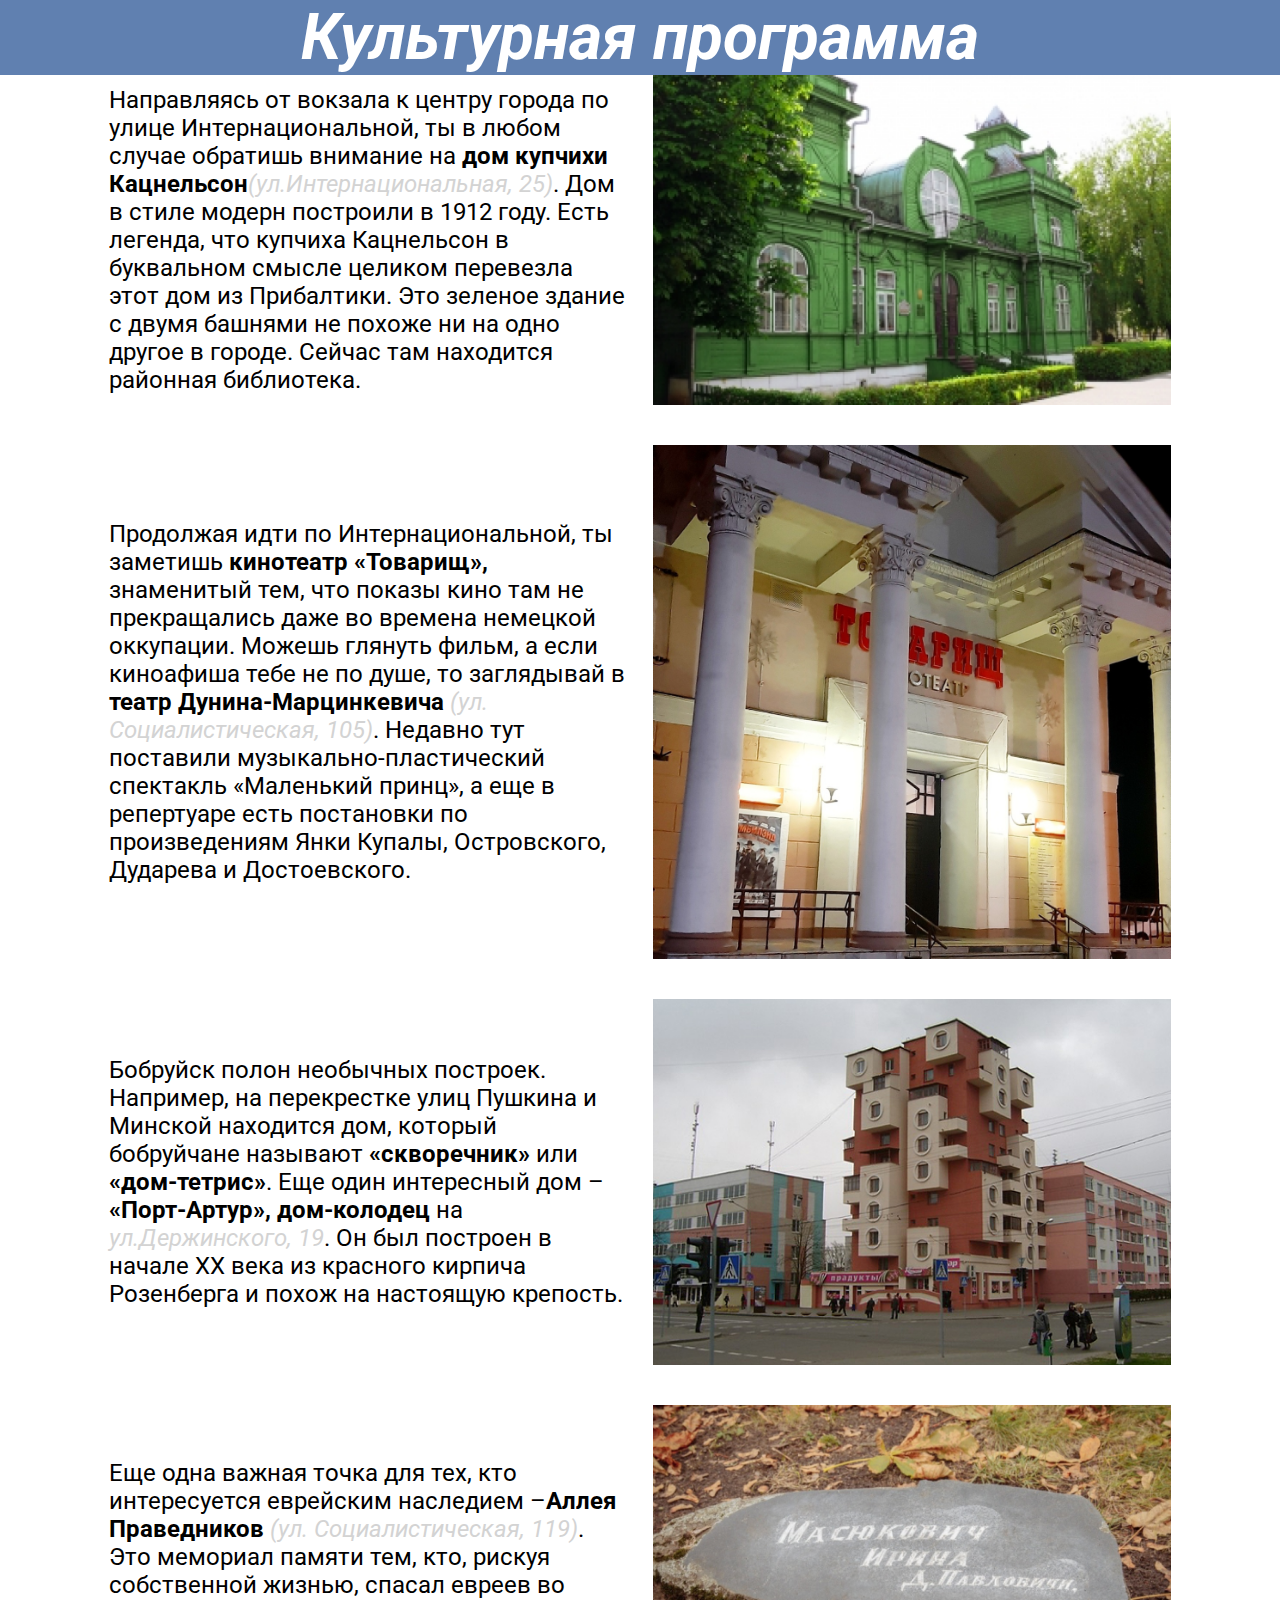
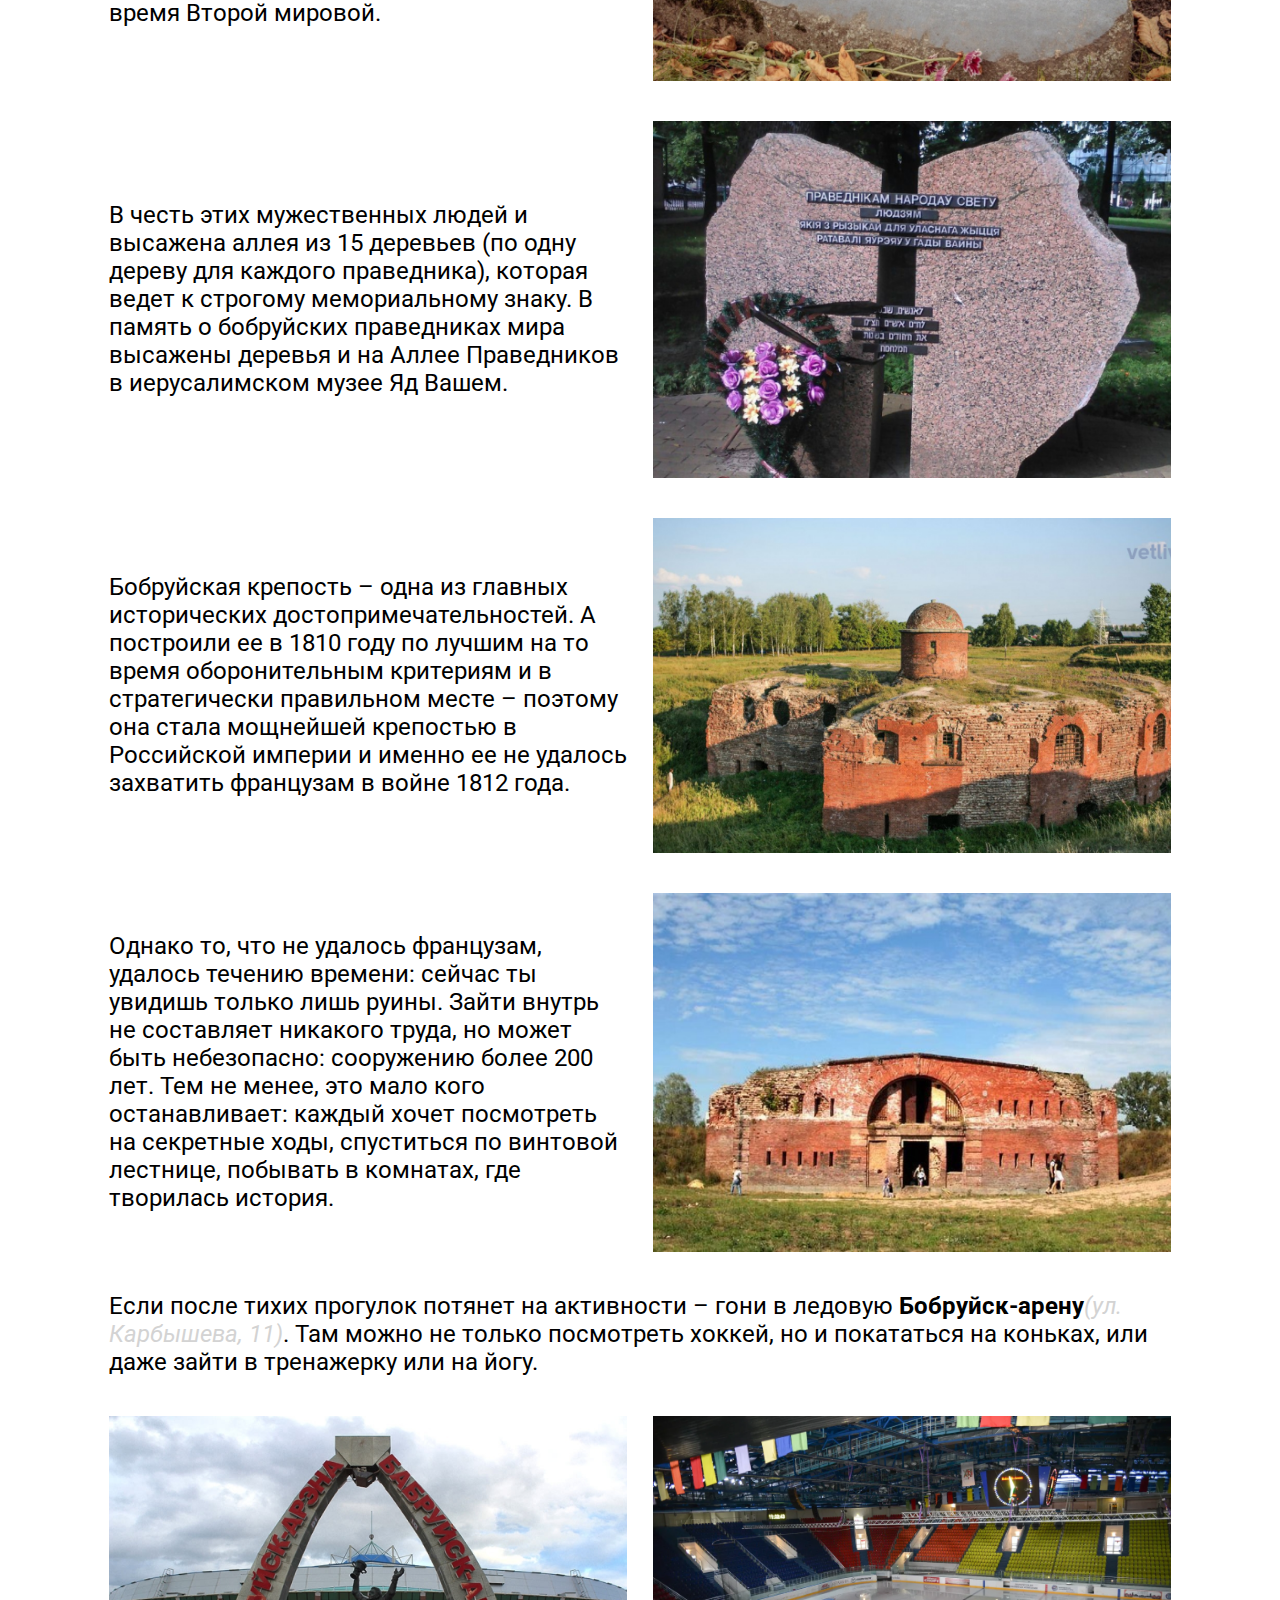
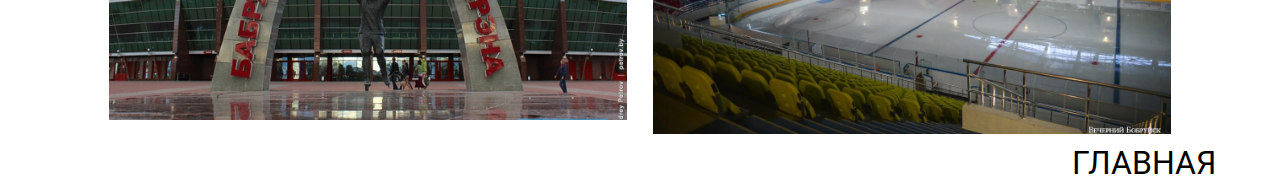
<file: page/Культурная программа.htm>
<!DOCTYPE html>
<html lang="ru">
<head>
    <meta charset="UTF-8">
    <meta name="viewport" content="width=device-width, initial-scale=1">
    <link rel="stylesheet" href="../style/style.css"><!-- таблицы стилей -->
    <title>Бобруйск</title>
</head>
<body>
    <!--= Верхний колонтитул сайта или шапка =-->
    <header class="header">
        <h1>Культурная программа</h1>
    </header>
    <!--= Основной контент сайта =-->   
    <main class="main">
        <div class="half1">
            <p>Направляясь от вокзала к центру города по улице Интернациональной, ты в любом случае обратишь внимание на <b>дом купчихи Кацнельсон</b><i>(ул.Интернациональная, 25)</i>. Дом в стиле модерн построили в 1912 году. Есть легенда, что купчиха Кацнельсон в буквальном смысле целиком перевезла этот дом из Прибалтики. Это зеленое здание с двумя башнями не похоже ни на одно другое в городе. Сейчас там находится районная библиотека.</p>
        </div>
        <img src="../image/1.png" class="half2" />
        
        <div class="half1">
            <p>Продолжая идти по Интернациональной, ты заметишь <b>кинотеатр «Товарищ»,</b>  знаменитый тем, что показы кино там не прекращались даже во времена немецкой оккупации. Можешь глянуть фильм, а если киноафиша тебе не по душе, то заглядывай в <b> театр Дунина-Марцинкевича</b> <i>(ул. Социалистическая, 105)</i>. Недавно тут поставили музыкально-пластический спектакль «Маленький принц», а еще в репертуаре есть постановки по произведениям Янки Купалы, Островского, Дударева и Достоевского.</p>
        </div>
        <img src="../image/2.png" class="half2" />
        
        <div class="half1">
            <p>Бобруйск полон необычных построек. Например, на перекрестке улиц Пушкина и Минской находится дом, который бобруйчане называют <b>«скворечник»</b> или <b>«дом-тетрис»</b>. Еще один интересный дом – <b>«Порт-Артур», дом-колодец</b> на <i>ул.Держинского, 19</i>. Он был построен в начале XX века из красного кирпича Розенберга и похож на настоящую крепость.</p>
        </div>
        <img src="../image/3.png" class="half2" />
        
        <div class="half1">
            <p>Еще одна важная точка для тех, кто интересуется еврейским наследием –<b>Аллея Праведников</b><i> (ул. Социалистическая, 119)</i>. Это мемориал памяти тем, кто, рискуя собственной жизнью, спасал евреев во время Второй мировой.   </p>
        </div>
        <img src="../image/5.png" class="half2" />
        <div class="half1">
            <p> В честь этих мужественных людей и высажена аллея из 15 деревьев (по одну дереву для каждого праведника), которая ведет к строгому мемориальному знаку. В память о бобруйских праведниках мира высажены деревья и на Аллее Праведников в иерусалимском музее Яд Вашем.</p>
        </div>
        <img src="../image/4.png" class="half2" />

        <div class="half1">
            <p>Бобруйская крепость – одна из главных исторических достопримечательностей. А построили ее в 1810 году по лучшим на то время оборонительным критериям и в стратегически правильном месте – поэтому она стала мощнейшей крепостью в Российской империи и именно ее не удалось захватить французам в войне 1812 года.</p>
        </div>
        <img src="../image/6.png" class="half2" />
        
        <div class="half1">
            <p> Однако то, что не удалось французам, удалось течению времени: сейчас ты увидишь только лишь руины. Зайти внутрь не составляет никакого труда, но может быть небезопасно: сооружению более 200 лет. Тем не менее, это мало кого останавливает: каждый хочет посмотреть на секретные ходы, спуститься по винтовой лестнице, побывать в комнатах, где творилась история.</p>
        </div>
        <img src="../image/7.png" class="half2" />
        
        <p class="all">Если после тихих прогулок потянет на активности – гони в ледовую <b>Бобруйск-арену</b><i>(ул. Карбышева, 11)</i>. Там можно не только посмотреть хоккей, но и покататься на коньках, или даже зайти в тренажерку или на йогу.</p>
        
        <img src="../image/8.png" class="half1" />
        <img src="../image/9.png" class="half2" />
    </main>
    <!--= Нижний колонтитул сайта или подвал =-->
    <footer class="footer">
        <h1><a href="../index.htm">Главная</a></h1>
    </footer>
</body>
</html>
</file>
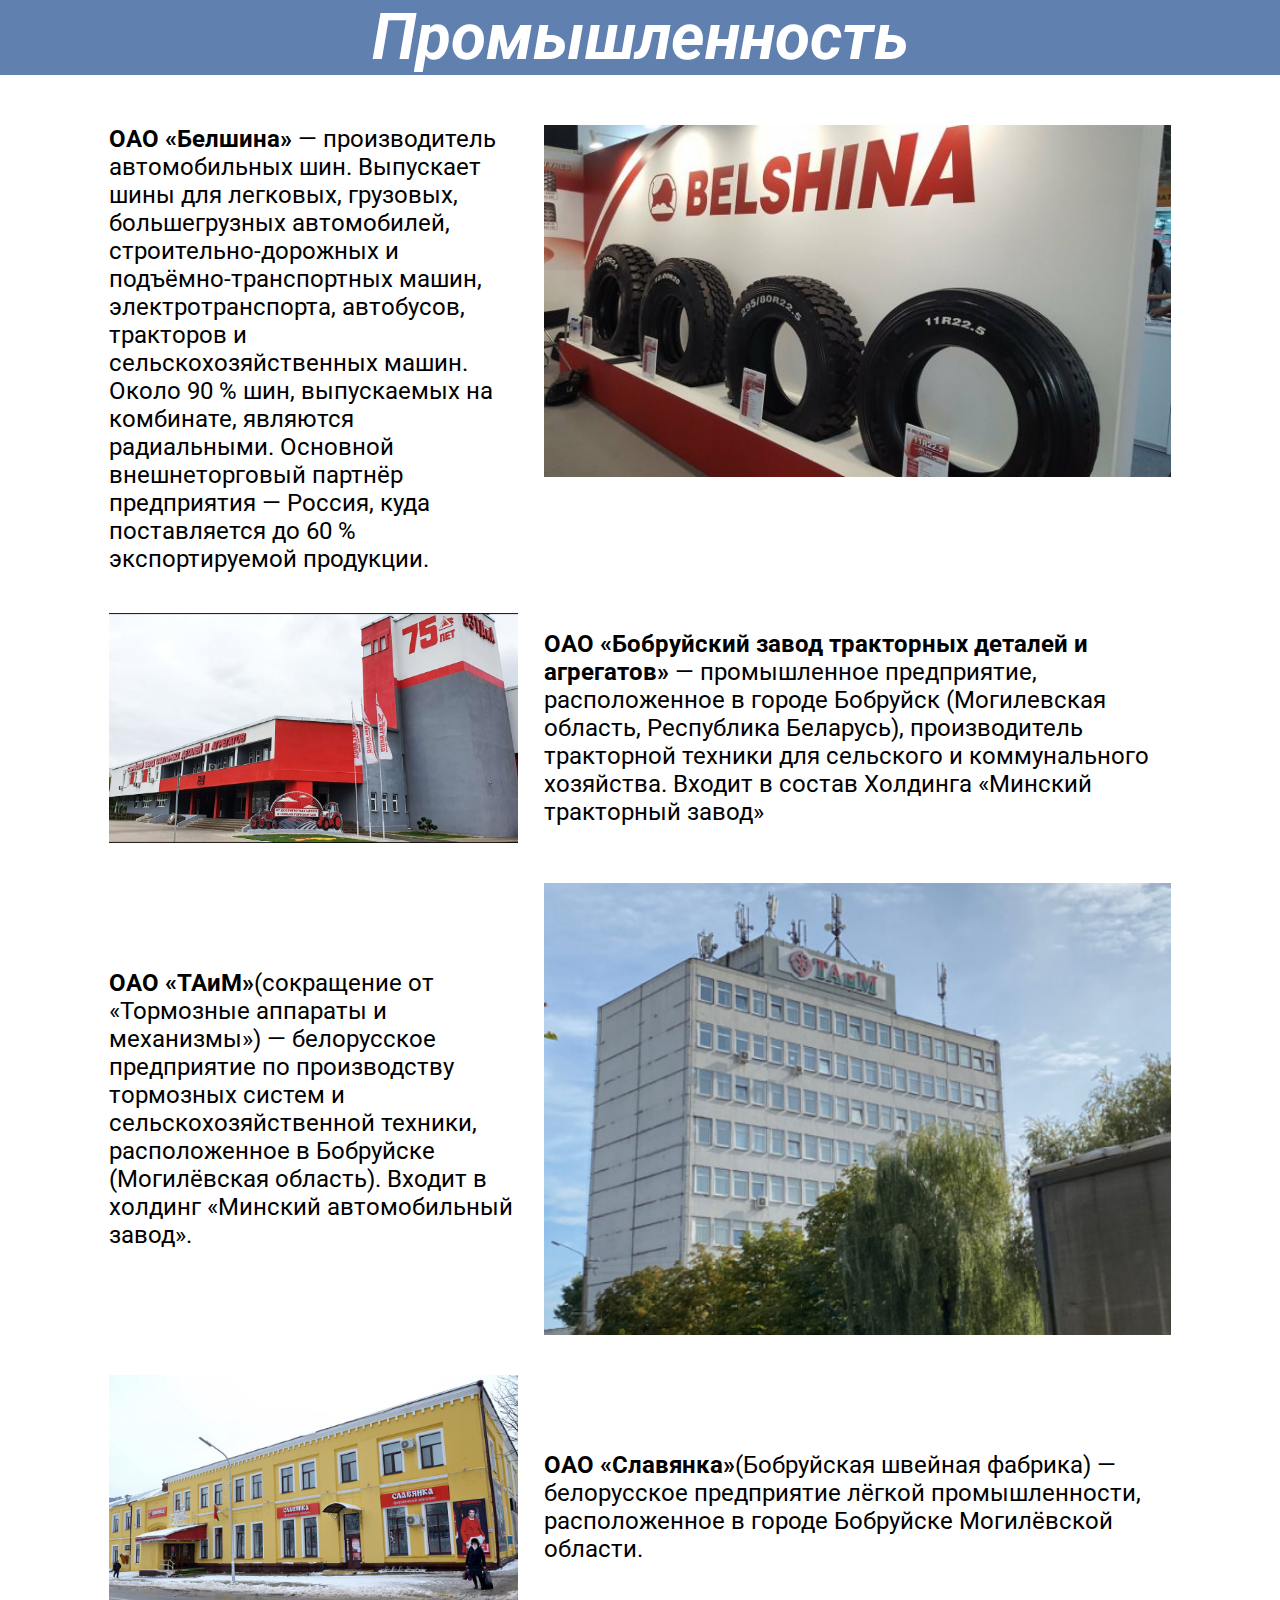
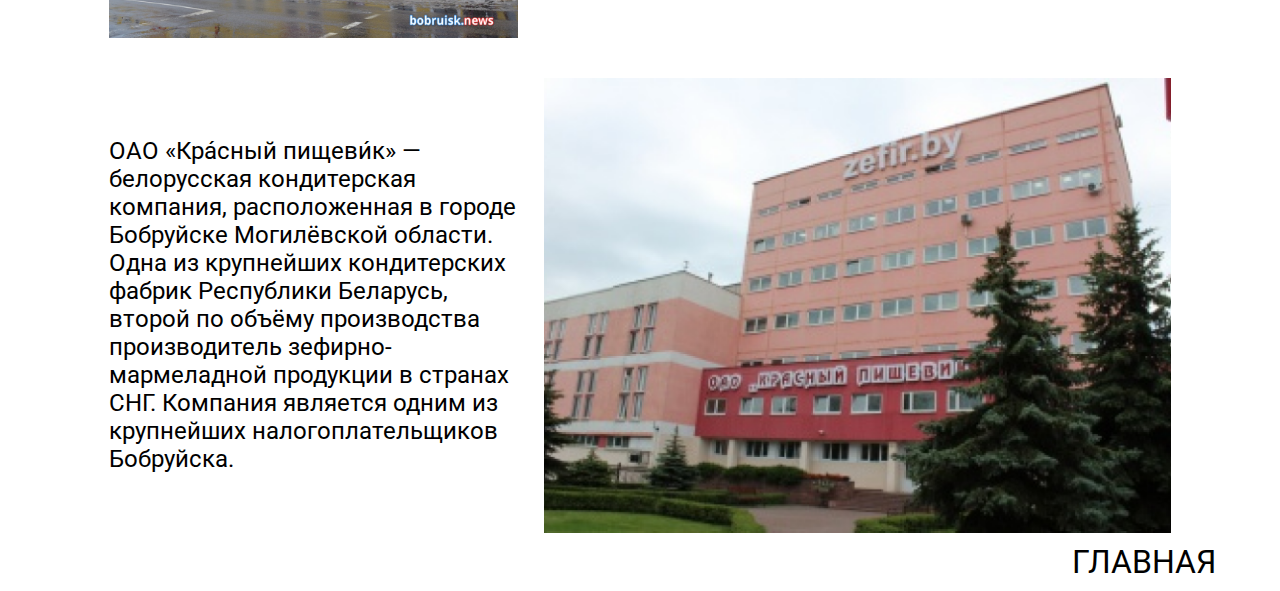
<file: page/Промышленность.htm>
<!DOCTYPE html>
<html lang="ru">
<head>
    <meta charset="UTF-8">
    <meta name="viewport" content="width=device-width, initial-scale=1">
    <link rel="stylesheet" href="../style/style.css"><!-- таблицы стилей -->
    <title>Бобруйск</title>
</head>
<body>
    <!--= Верхний колонтитул сайта или шапка =-->
    <header class="header">
        <h1>Промышленность</h1>
    </header>
    <!--= Основной контент сайта =-->   
    <main class="main top">
        <div class="forty">
            <p><b>ОАО «Белшина»</b> — производитель автомобильных шин. Выпускает шины для легковых, грузовых, большегрузных автомобилей, строительно-дорожных и подъёмно-транспортных машин, электротранспорта, автобусов, тракторов и сельскохозяйственных машин. Около 90 % шин, выпускаемых на комбинате, являются радиальными. Основной внешнеторговый партнёр предприятия — Россия, куда поставляется до 60 % экспортируемой продукции.</p>
        </div>
        <img src="../image/z1.png" class="sixty" />

        <img src="../image/z2.png" class="forty" />
        <div class="sixty">
            <p><b>ОАО «Бобруйский завод тракторных деталей и агрегатов»</b> — промышленное предприятие, расположенное в городе Бобруйск (Могилевская область, Республика Беларусь), производитель тракторной техники для сельского и коммунального хозяйства. Входит в состав Холдинга «Минский тракторный завод»</p>
        </div>

        <div class="forty">
            <p><b>ОАО «ТАиМ»</b>(сокращение от «Тормозные аппараты и механизмы») — белорусское предприятие по производству тормозных систем и сельскохозяйственной техники, расположенное в Бобруйске (Могилёвская область). Входит в холдинг «Минский автомобильный завод».</p>
        </div>
        <img src="../image/z3.png" class="sixty" />

        <img src="../image/z4.png" class="forty" />
        <div class="sixty">
            <p><b>ОАО «Славянка»</b>(Бобруйская швейная фабрика) — белорусское предприятие лёгкой промышленности, расположенное в городе Бобруйске Могилёвской области.</p>
        </div>

        <div class="forty">
            <p>ОАО «Кра́сный пищеви́к» — белорусская кондитерская компания, расположенная в городе Бобруйске Могилёвской области. Одна из крупнейших кондитерских фабрик Республики Беларусь, второй по объёму производства производитель зефирно-мармеладной продукции в странах СНГ. Компания является одним из крупнейших налогоплательщиков Бобруйска.</p>
        </div>
        <img src="../image/z5.png" class="sixty" />

    </main>
    <!--= Нижний колонтитул сайта или подвал =-->
    <footer class="footer">
        <h1><a href="../index.htm">Главная</a></h1>
    </footer>
</body>
</html>
</file>
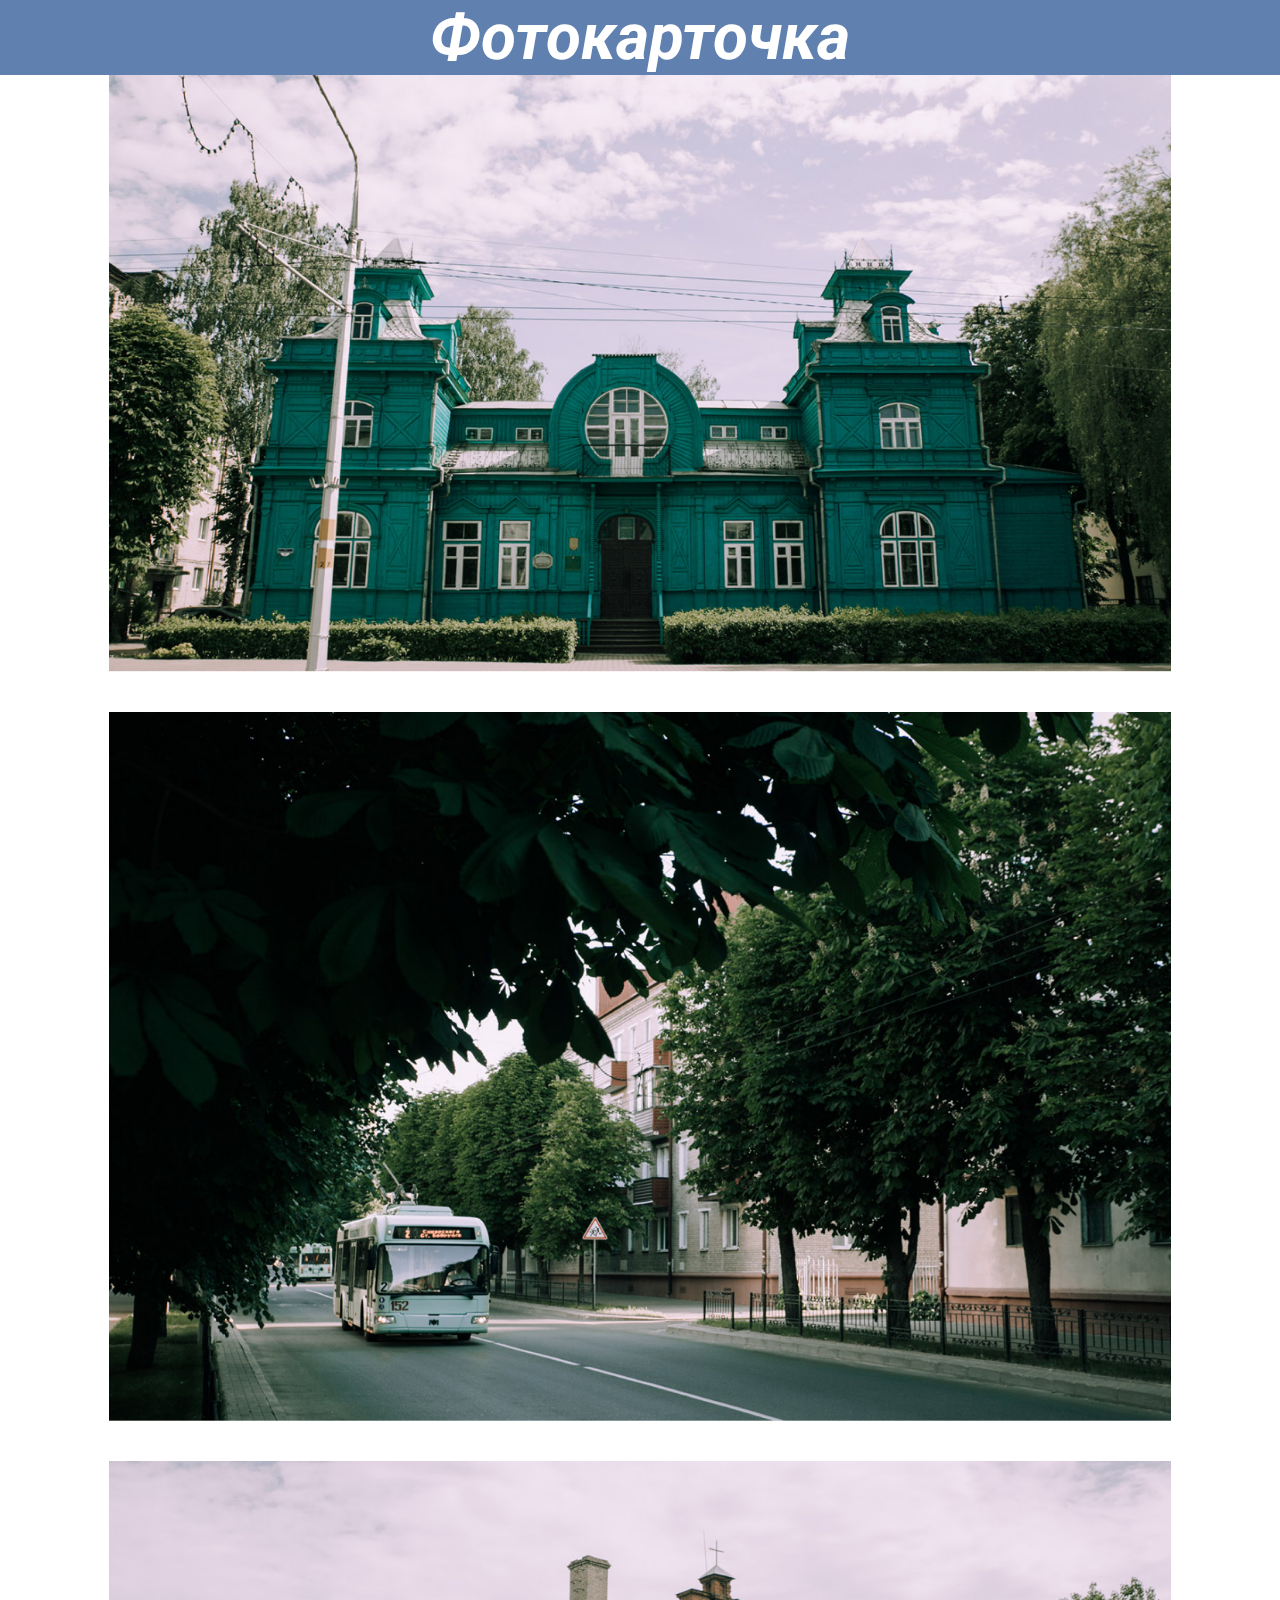
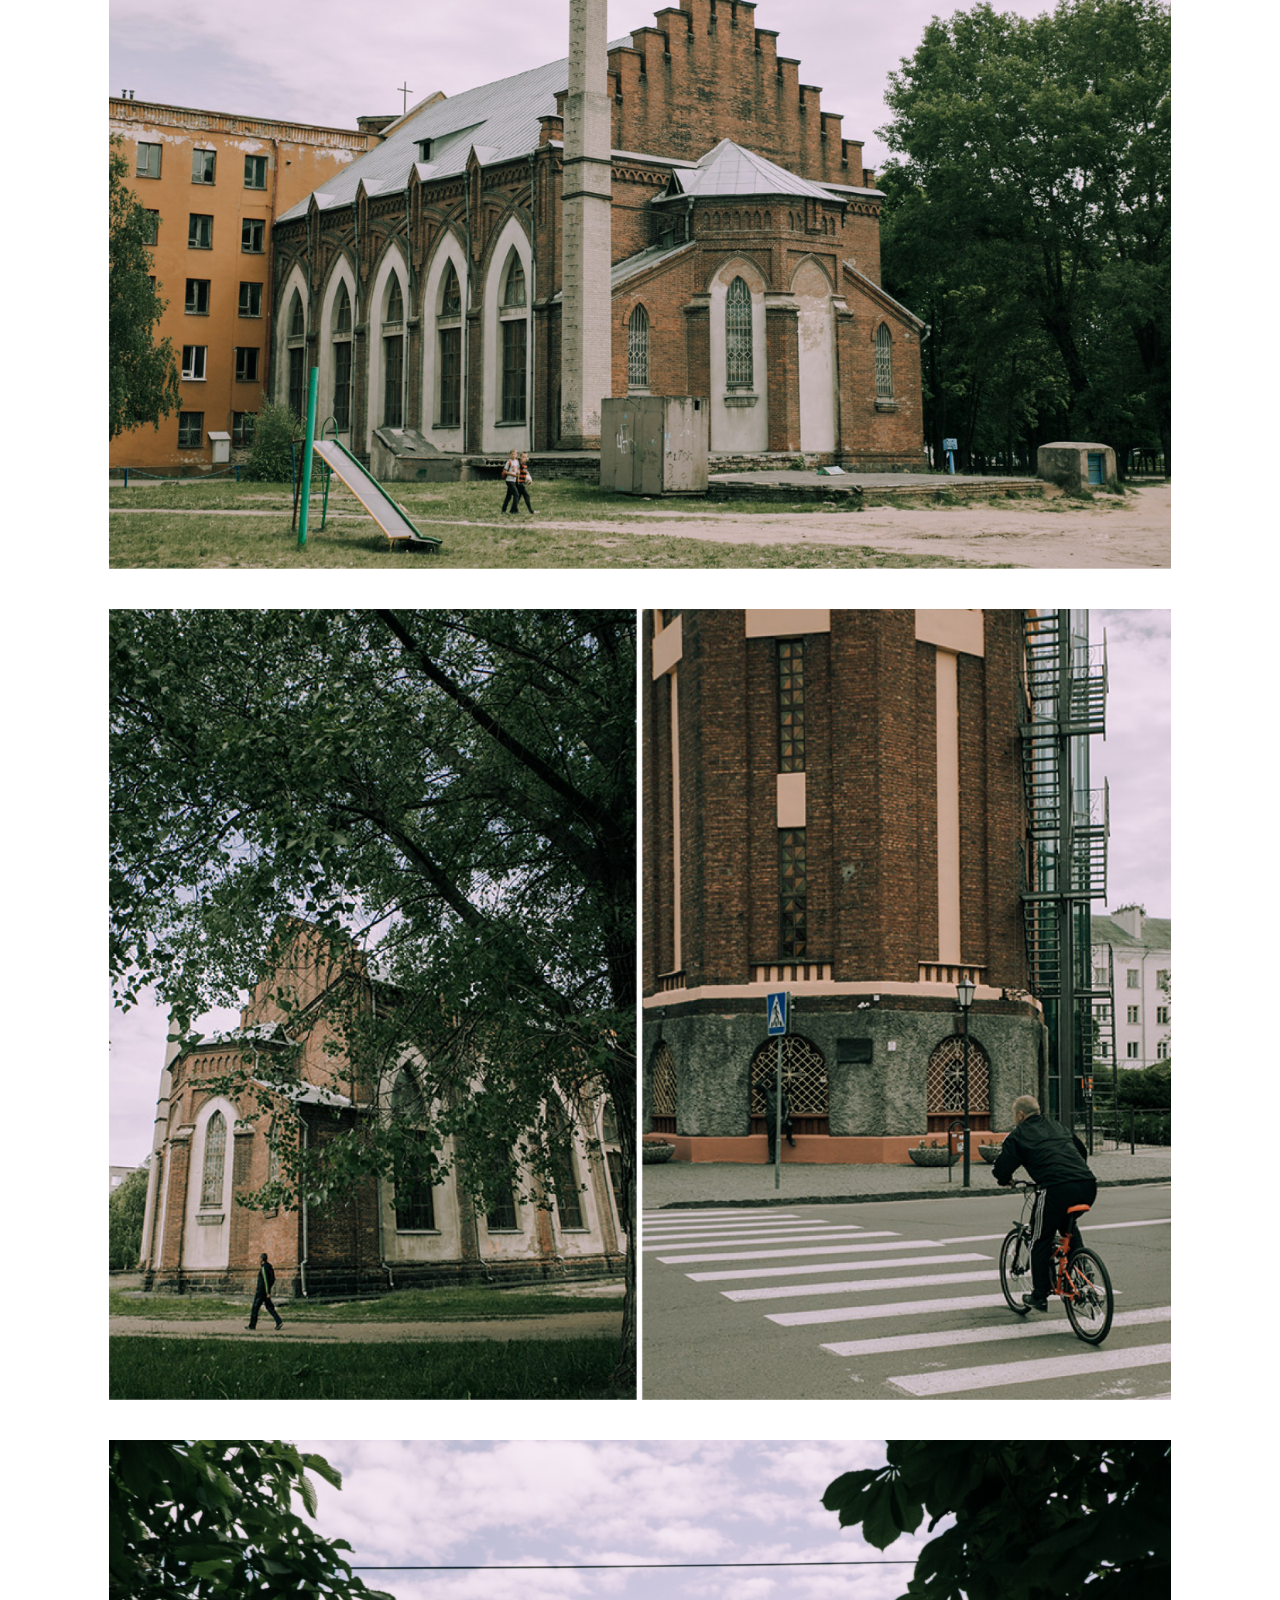
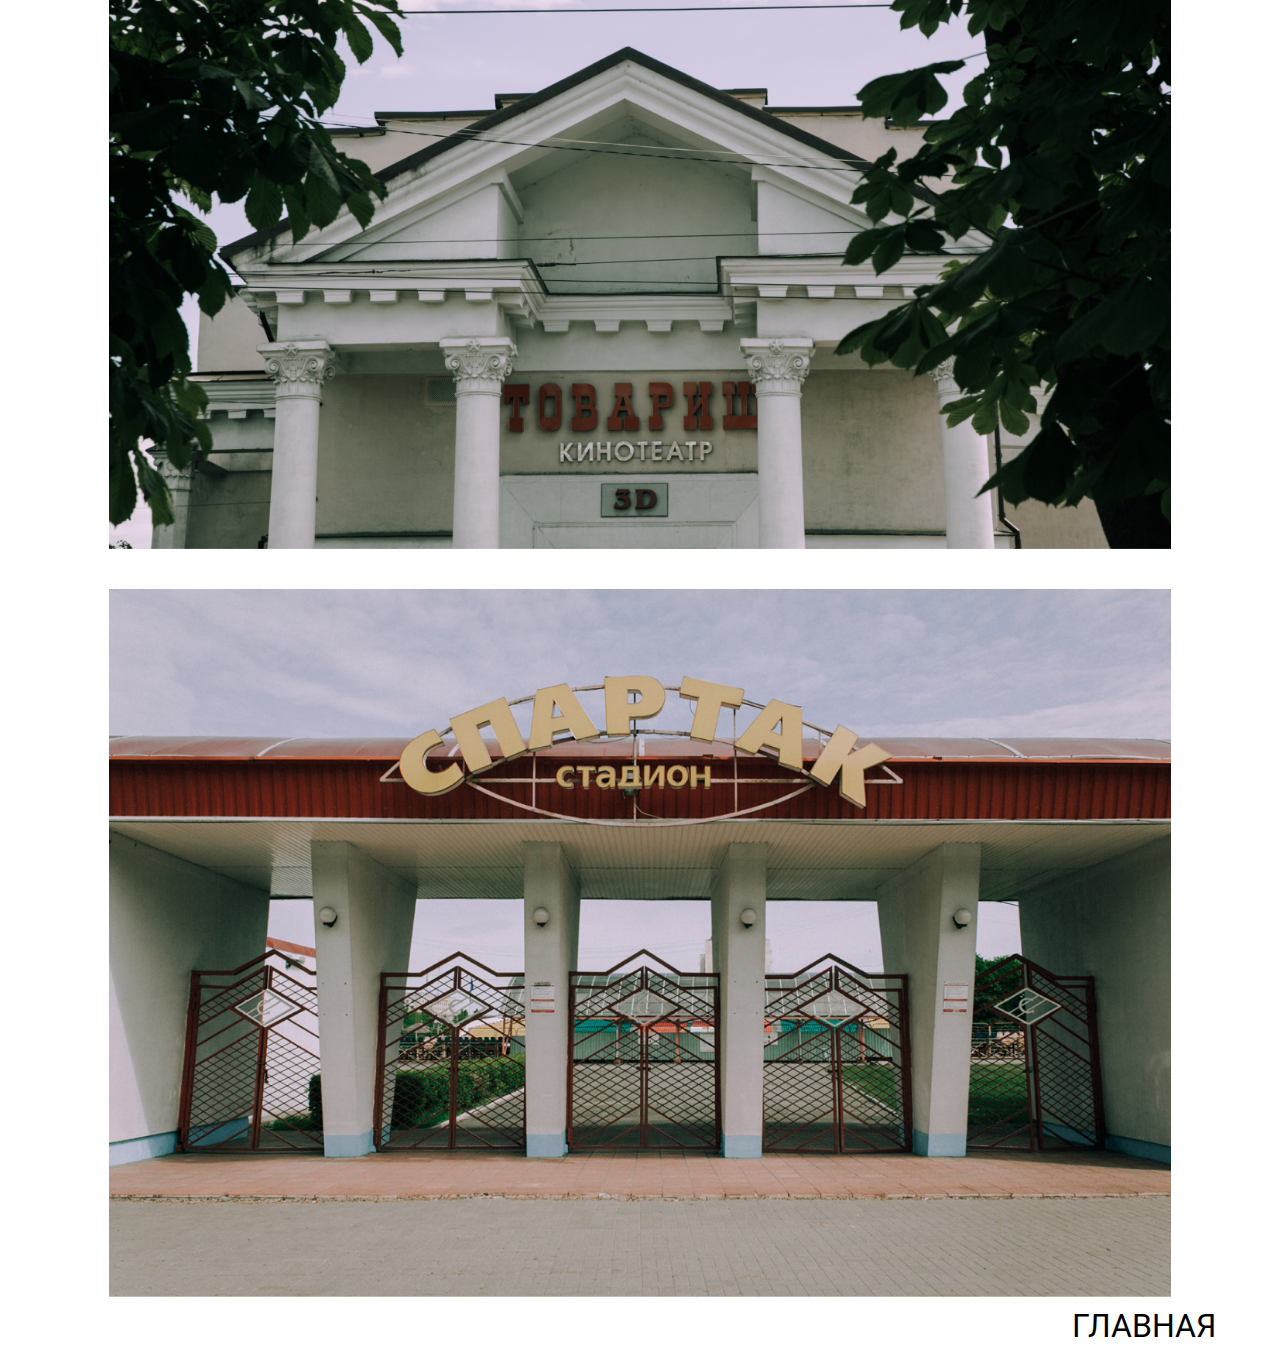
<file: page/Фотокарточка.htm>
<!DOCTYPE html>
<html lang="ru">
<head>
    <meta charset="UTF-8">
    <meta name="viewport" content="width=device-width, initial-scale=1">
    <link rel="stylesheet" href="../style/style.css"><!-- таблицы стилей -->
    <title>Бобруйск</title>
</head>
<body>
    <!--= Основной контейнер =-->
    <div class="container">
        <!--= Верхний колонтитул сайта или шапка =-->
        <header class="header">
            <h1>Фотокарточка</h1>
        </header>
        <!--= Основной контент сайта =-->   
        <main class="main">
           <img src="../image/q1.png" class="all" />
           <img src="../image/q2.png" class="all" />
           <img src="../image/q3.png" class="all" />
           <img src="../image/q4.png" class="all" />
           <img src="../image/q5.png" class="all" />
           <img src="../image/q6.png" class="all" />
        </main>
        <!--= Нижний колонтитул сайта или подвал =-->
        <footer class="footer">
            <h1><a href="../index.htm">Главная</a></h1>
        </footer>
    </div>
</body>
</html>
</file>
<file: style/style.css>
@import url("https://fonts.googleapis.com/css2?family=Roboto:ital@1&display=swap");
* {
  margin: 0;
  padding: 0;
  font-family: 'Roboto', sans-serif;
  font-weight: 400;
  -webkit-transition: .3s;
  transition: .3s;
}

p {
  font-size: 1.5em;
}

a {
  text-decoration: none;
  color: black;
}

.header {
  background-color: rgba(61, 100, 159, 0.82);
  text-align: center;
  font-weight: bold;
  font-style: italic;
}

.header > h1 {
  font-size: 64px;
  font-style: italic;
  font-weight: bold;
  letter-spacing: 0em;
  color: #FFFFFF;
}

.nav-menu {
  display: -webkit-box;
  display: -ms-flexbox;
  display: flex;
  width: 100%;
  -webkit-box-pack: center;
      -ms-flex-pack: center;
          justify-content: center;
  -ms-flex-wrap: wrap;
      flex-wrap: wrap;
}

.nav-menu li {
  margin: 10px;
  list-style-type: none;
  font-size: 1.8em;
}

a:hover {
  color: rgba(61, 100, 159, 0.82);
  font-weight: bold;
  margin-bottom: 15px;
  font-size: 1.85;
  text-shadow: 0px 10px 10px rgba(0, 0, 0, 0.319);
}

.footer > h1 {
  text-align: right;
  padding: 10px 5% 10px 0;
  text-transform: uppercase;
}

main.main {
  display: -ms-grid;
  display: grid;
  -ms-grid-columns: 1fr 1fr 1fr 1fr 1fr 1fr 1fr 1fr 1fr 1fr 1fr 1fr;
      grid-template-columns: 1fr 1fr 1fr 1fr 1fr 1fr 1fr 1fr 1fr 1fr 1fr 1fr;
  grid-column-gap: 2%;
  grid-row-gap: 40px;
}

.pol,
.all {
  -ms-grid-column: 2;
  -ms-grid-column-span: 10;
  grid-column: 2/12;
}

img.sixty,
img.forty,
img.half1,
img.half2,
img.half3,
img.half4,
img.all {
  width: 100%;
}

.half1,
.half2,
.half3,
.half4,
.all {
  font-weight: 0;
}

.text {
  -ms-grid-column: 3;
  -ms-grid-column-span: 8;
  grid-column: 3/11;
}

.top {
  margin-top: 50px;
}

.half1 {
  -ms-grid-column: 2;
  -ms-grid-column-span: 5;
  grid-column: 2/7;
}

.half2 {
  -ms-grid-column: 7;
  -ms-grid-column-span: 5;
  grid-column: 7/12;
}

div.half1,
p.half1 {
  display: -webkit-box;
  display: -ms-flexbox;
  display: flex;
  -webkit-box-align: center;
      -ms-flex-align: center;
          align-items: center;
  height: 100%;
}

.forty,
.sixty {
  display: -webkit-box;
  display: -ms-flexbox;
  display: flex;
  -webkit-box-align: center;
      -ms-flex-align: center;
          align-items: center;
}

.forty {
  -ms-grid-column: 2;
  -ms-grid-column-span: 4;
  grid-column: 2/6;
}

.sixty {
  -ms-grid-column: 6;
  -ms-grid-column-span: 6;
  grid-column: 6/12;
}

.half3 {
  -ms-grid-column: 2;
  -ms-grid-column-span: 3;
  grid-column: 2/5;
}

.half4 {
  -ms-grid-column: 5;
  -ms-grid-column-span: 7;
  grid-column: 5/12;
}

i {
  color: lightgrey;
}

b {
  font-weight: bold;
}

@media screen and (max-width: 800px) {
  .forty,
  .sixty {
    -ms-grid-column: 2;
    -ms-grid-column-span: 10;
    grid-column: 2/12;
  }
}

@media screen and (max-width: 650px) {
  p {
    font-size: 1em;
  }
  .half1,
  .half2 {
    -ms-grid-column: 2;
    -ms-grid-column-span: 10;
    grid-column: 2/12;
    -webkit-box-pack: center;
        -ms-flex-pack: center;
            justify-content: center;
  }
  p.half1 {
    text-align: center;
    width: 100%;
  }
  .pol {
    -ms-grid-column: 2;
    -ms-grid-column-span: 5;
    grid-column: 2/7;
  }
  img.half3 {
    -ms-grid-column: 7;
    -ms-grid-column-span: 5;
    grid-column: 7/12;
  }
  .half4 {
    -ms-grid-column: 2;
    -ms-grid-column-span: 10;
    grid-column: 2/12;
  }
}

@media screen and (max-width: 500px) {
  .header > h1 {
    font-size: 1.5em;
  }
  .nav-menu li {
    margin: 10px;
    list-style-type: none;
    font-size: 1em;
  }
}

@media screen and (max-width: 450px) {
  p {
    font-size: 1em;
    padding: 0 5px;
  }
  .all,
  .half4,
  .half1,
  .half2 {
    -ms-grid-column: 1;
    -ms-grid-column-span: 12;
    grid-column: 1/13;
  }
  .pol {
    -ms-grid-column: 1;
    -ms-grid-column-span: 6;
    grid-column: 1/7;
  }
  img.half3 {
    -ms-grid-column: 7;
    -ms-grid-column-span: 6;
    grid-column: 7/13;
  }
}

/* *{ border: 1px solid red;} */
/*# sourceMappingURL=style.css.map */
</file>
